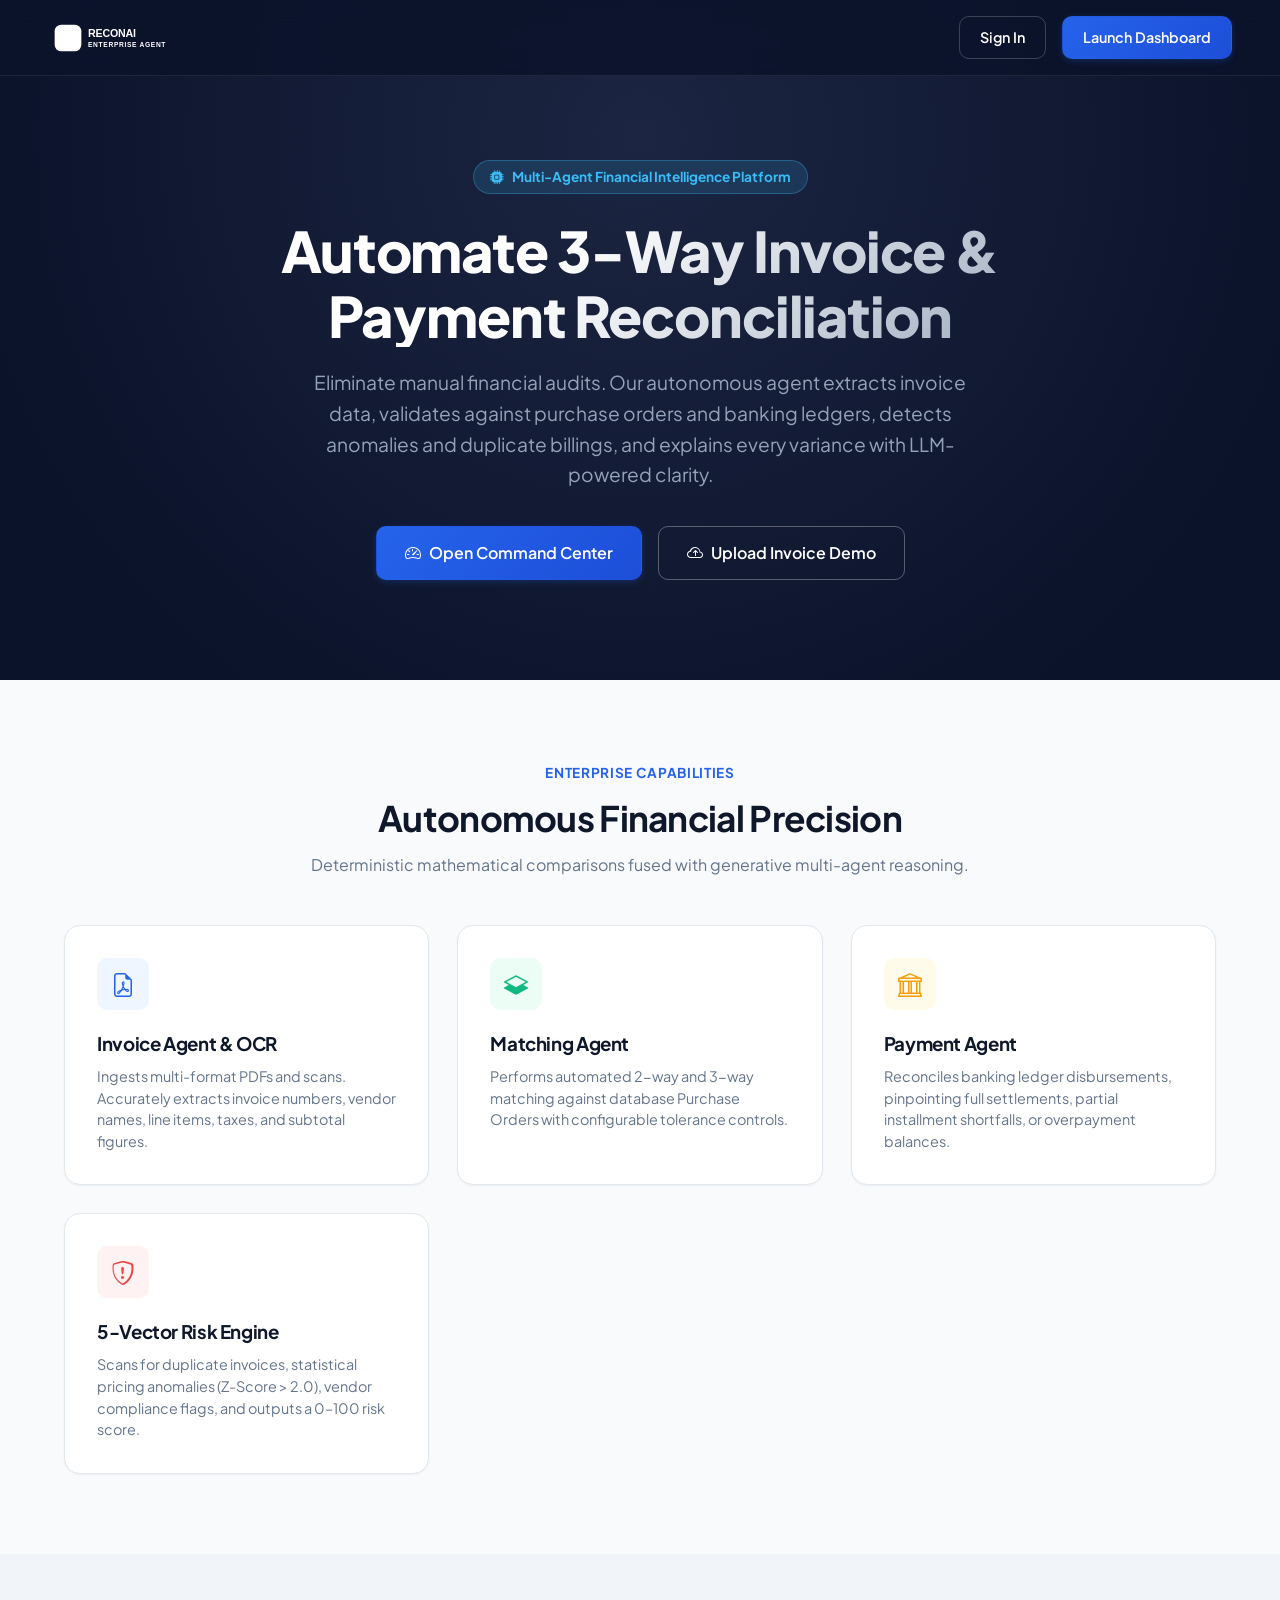
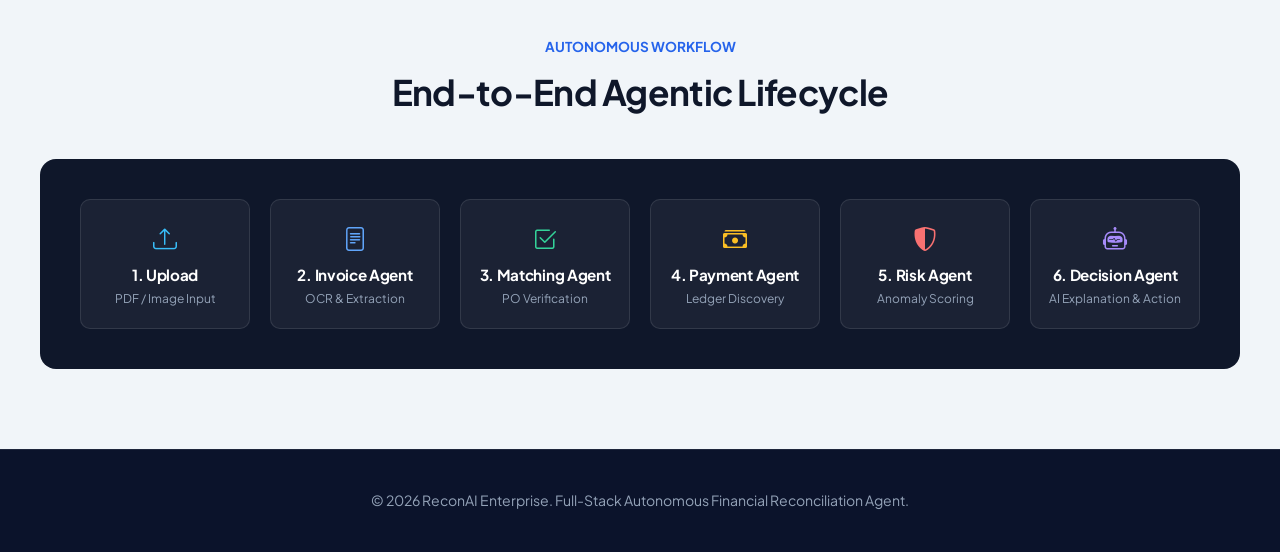
<file: frontend/index.html>
<!DOCTYPE html>
<html lang="en">
<head>
  <meta charset="UTF-8">
  <meta name="viewport" content="width=device-width, initial-scale=1.0">
  <title>ReconAI | Autonomous Invoice-to-Payment Reconciliation Agent</title>
  <!-- Google Fonts & Bootstrap Icons -->
  <link rel="stylesheet" href="https://cdn.jsdelivr.net/npm/bootstrap-icons@1.11.3/font/bootstrap-icons.min.css">
  <link rel="stylesheet" href="css/style.css">
  <style>
    .landing-nav {
      height: 76px;
      display: flex;
      align-items: center;
      justify-content: space-between;
      padding: 0 48px;
      background: rgba(11, 19, 43, 0.85);
      backdrop-filter: blur(12px);
      position: fixed;
      top: 0;
      left: 0;
      right: 0;
      z-index: 1000;
      border-bottom: 1px solid rgba(255, 255, 255, 0.08);
    }
    .landing-hero {
      padding: 160px 24px 100px;
      background: radial-gradient(circle at 50% 20%, #1c2541 0%, #0b132b 80%);
      color: #ffffff;
      text-align: center;
      position: relative;
      overflow: hidden;
    }
    .hero-badge {
      display: inline-flex;
      align-items: center;
      gap: 8px;
      padding: 6px 16px;
      border-radius: var(--radius-full);
      background: rgba(56, 189, 248, 0.15);
      border: 1px solid rgba(56, 189, 248, 0.3);
      color: var(--accent-sky);
      font-size: 0.85rem;
      font-weight: 700;
      margin-bottom: 24px;
    }
    .hero-title {
      font-size: 3.5rem;
      font-weight: 800;
      line-height: 1.15;
      max-width: 900px;
      margin: 0 auto 20px;
      background: linear-gradient(135deg, #ffffff 40%, #94a3b8 100%);
      -webkit-background-clip: text;
      -webkit-text-fill-color: transparent;
    }
    .hero-subtitle {
      font-size: 1.2rem;
      color: #94a3b8;
      max-width: 680px;
      margin: 0 auto 36px;
      line-height: 1.6;
    }
    .hero-cta-group {
      display: flex;
      align-items: center;
      justify-content: center;
      gap: 16px;
    }
    .section-container {
      max-width: 1200px;
      margin: 0 auto;
      padding: 80px 24px;
    }
    .feature-grid {
      display: grid;
      grid-template-columns: repeat(auto-fit, minmax(280px, 1fr));
      gap: 28px;
      margin-top: 48px;
    }
    .feature-card {
      background: #ffffff;
      border: 1px solid var(--border-light);
      border-radius: var(--radius-lg);
      padding: 32px;
      box-shadow: var(--shadow-sm);
      transition: all var(--transition-normal);
    }
    .feature-card:hover {
      transform: translateY(-4px);
      box-shadow: var(--shadow-lg);
    }
    .feature-icon-box {
      width: 52px;
      height: 52px;
      border-radius: var(--radius-md);
      background: #eff6ff;
      color: var(--primary);
      display: flex;
      align-items: center;
      justify-content: center;
      font-size: 1.5rem;
      margin-bottom: 20px;
    }
    .workflow-flow {
      background: #0f172a;
      border-radius: var(--radius-lg);
      padding: 40px;
      color: #ffffff;
      margin-top: 40px;
      display: flex;
      flex-wrap: wrap;
      justify-content: space-between;
      gap: 20px;
    }
    .flow-node {
      flex: 1;
      min-width: 160px;
      background: rgba(255, 255, 255, 0.05);
      border: 1px solid rgba(255, 255, 255, 0.1);
      border-radius: var(--radius-md);
      padding: 20px 16px;
      text-align: center;
    }
    .flow-node h5 {
      color: #ffffff;
      font-size: 0.95rem;
      margin-top: 8px;
    }
    .flow-node p {
      color: #94a3b8;
      font-size: 0.75rem;
      margin-top: 4px;
    }
  </style>
</head>
<body>

  <!-- Landing Header Nav -->
  <nav class="landing-nav">
    <div style="display: flex; align-items: center; gap: 12px;">
      <img src="assets/logo.svg" alt="ReconAI Logo" height="40" style="filter: brightness(0) invert(1);">
    </div>
    <div style="display: flex; align-items: center; gap: 16px;">
      <a href="login.html" class="btn-recon btn-recon-outline" style="color: #ffffff; border-color: rgba(255,255,255,0.2);">Sign In</a>
      <a href="dashboard.html" class="btn-recon btn-recon-primary">Launch Dashboard</a>
    </div>
  </nav>

  <!-- Hero Section -->
  <section class="landing-hero">
    <div class="hero-badge">
      <i class="bi bi-cpu-fill"></i> Multi-Agent Financial Intelligence Platform
    </div>
    <h1 class="hero-title">Automate 3-Way Invoice & Payment Reconciliation</h1>
    <p class="hero-subtitle">
      Eliminate manual financial audits. Our autonomous agent extracts invoice data, validates against purchase orders and banking ledgers, detects anomalies and duplicate billings, and explains every variance with LLM-powered clarity.
    </p>
    <div class="hero-cta-group">
      <a href="dashboard.html" class="btn-recon btn-recon-primary" style="padding: 14px 28px; font-size: 1rem;">
        <i class="bi bi-speedometer2"></i> Open Command Center
      </a>
      <a href="upload.html" class="btn-recon btn-recon-outline" style="padding: 14px 28px; font-size: 1rem; color:#ffffff; border-color: rgba(255,255,255,0.3);">
        <i class="bi bi-cloud-arrow-up"></i> Upload Invoice Demo
      </a>
    </div>
  </section>

  <!-- Features Section -->
  <section class="section-container">
    <div style="text-align: center; max-width: 700px; margin: 0 auto;">
      <span style="color: var(--primary); font-weight: 700; text-transform: uppercase; font-size: 0.85rem; letter-spacing: 0.05em;">Enterprise Capabilities</span>
      <h2 style="font-size: 2.2rem; margin-top: 8px;">Autonomous Financial Precision</h2>
      <p style="color: var(--text-muted); margin-top: 8px;">Deterministic mathematical comparisons fused with generative multi-agent reasoning.</p>
    </div>

    <div class="feature-grid">
      <div class="feature-card">
        <div class="feature-icon-box"><i class="bi bi-file-earmark-pdf"></i></div>
        <h3>Invoice Agent & OCR</h3>
        <p style="color: var(--text-muted); font-size: 0.9rem; margin-top: 8px;">
          Ingests multi-format PDFs and scans. Accurately extracts invoice numbers, vendor names, line items, taxes, and subtotal figures.
        </p>
      </div>

      <div class="feature-card">
        <div class="feature-icon-box" style="background:#ecfdf5; color:#10b981;"><i class="bi bi-layers-half"></i></div>
        <h3>Matching Agent</h3>
        <p style="color: var(--text-muted); font-size: 0.9rem; margin-top: 8px;">
          Performs automated 2-way and 3-way matching against database Purchase Orders with configurable tolerance controls.
        </p>
      </div>

      <div class="feature-card">
        <div class="feature-icon-box" style="background:#fffbeb; color:#f59e0b;"><i class="bi bi-bank"></i></div>
        <h3>Payment Agent</h3>
        <p style="color: var(--text-muted); font-size: 0.9rem; margin-top: 8px;">
          Reconciles banking ledger disbursements, pinpointing full settlements, partial installment shortfalls, or overpayment balances.
        </p>
      </div>

      <div class="feature-card">
        <div class="feature-icon-box" style="background:#fef2f2; color:#ef4444;"><i class="bi bi-shield-exclamation"></i></div>
        <h3>5-Vector Risk Engine</h3>
        <p style="color: var(--text-muted); font-size: 0.9rem; margin-top: 8px;">
          Scans for duplicate invoices, statistical pricing anomalies (Z-Score > 2.0), vendor compliance flags, and outputs a 0–100 risk score.
        </p>
      </div>
    </div>
  </section>

  <!-- Agentic Workflow Diagram -->
  <section style="background-color: #f1f5f9; padding: 80px 24px;">
    <div class="section-container" style="padding: 0;">
      <div style="text-align: center; max-width: 700px; margin: 0 auto 30px;">
        <span style="color: var(--primary); font-weight: 700; text-transform: uppercase; font-size: 0.85rem;">Autonomous Workflow</span>
        <h2 style="font-size: 2.2rem; margin-top: 8px;">End-to-End Agentic Lifecycle</h2>
      </div>

      <div class="workflow-flow">
        <div class="flow-node">
          <i class="bi bi-upload" style="color: #38bdf8; font-size: 1.5rem;"></i>
          <h5>1. Upload</h5>
          <p>PDF / Image Input</p>
        </div>
        <div class="flow-node">
          <i class="bi bi-file-text" style="color: #60a5fa; font-size: 1.5rem;"></i>
          <h5>2. Invoice Agent</h5>
          <p>OCR & Extraction</p>
        </div>
        <div class="flow-node">
          <i class="bi bi-check2-square" style="color: #34d399; font-size: 1.5rem;"></i>
          <h5>3. Matching Agent</h5>
          <p>PO Verification</p>
        </div>
        <div class="flow-node">
          <i class="bi bi-cash-stack" style="color: #fbbf24; font-size: 1.5rem;"></i>
          <h5>4. Payment Agent</h5>
          <p>Ledger Discovery</p>
        </div>
        <div class="flow-node">
          <i class="bi bi-shield-shaded" style="color: #f87171; font-size: 1.5rem;"></i>
          <h5>5. Risk Agent</h5>
          <p>Anomaly Scoring</p>
        </div>
        <div class="flow-node">
          <i class="bi bi-robot" style="color: #a78bfa; font-size: 1.5rem;"></i>
          <h5>6. Decision Agent</h5>
          <p>AI Explanation & Action</p>
        </div>
      </div>
    </div>
  </section>

  <!-- Footer -->
  <footer style="background-color: #0b132b; color: #94a3b8; padding: 40px 24px; text-align: center; font-size: 0.88rem; border-top: 1px solid rgba(255,255,255,0.08);">
    <p>&copy; 2026 ReconAI Enterprise. Full-Stack Autonomous Financial Reconciliation Agent.</p>
  </footer>

</body>
</html>
</file>
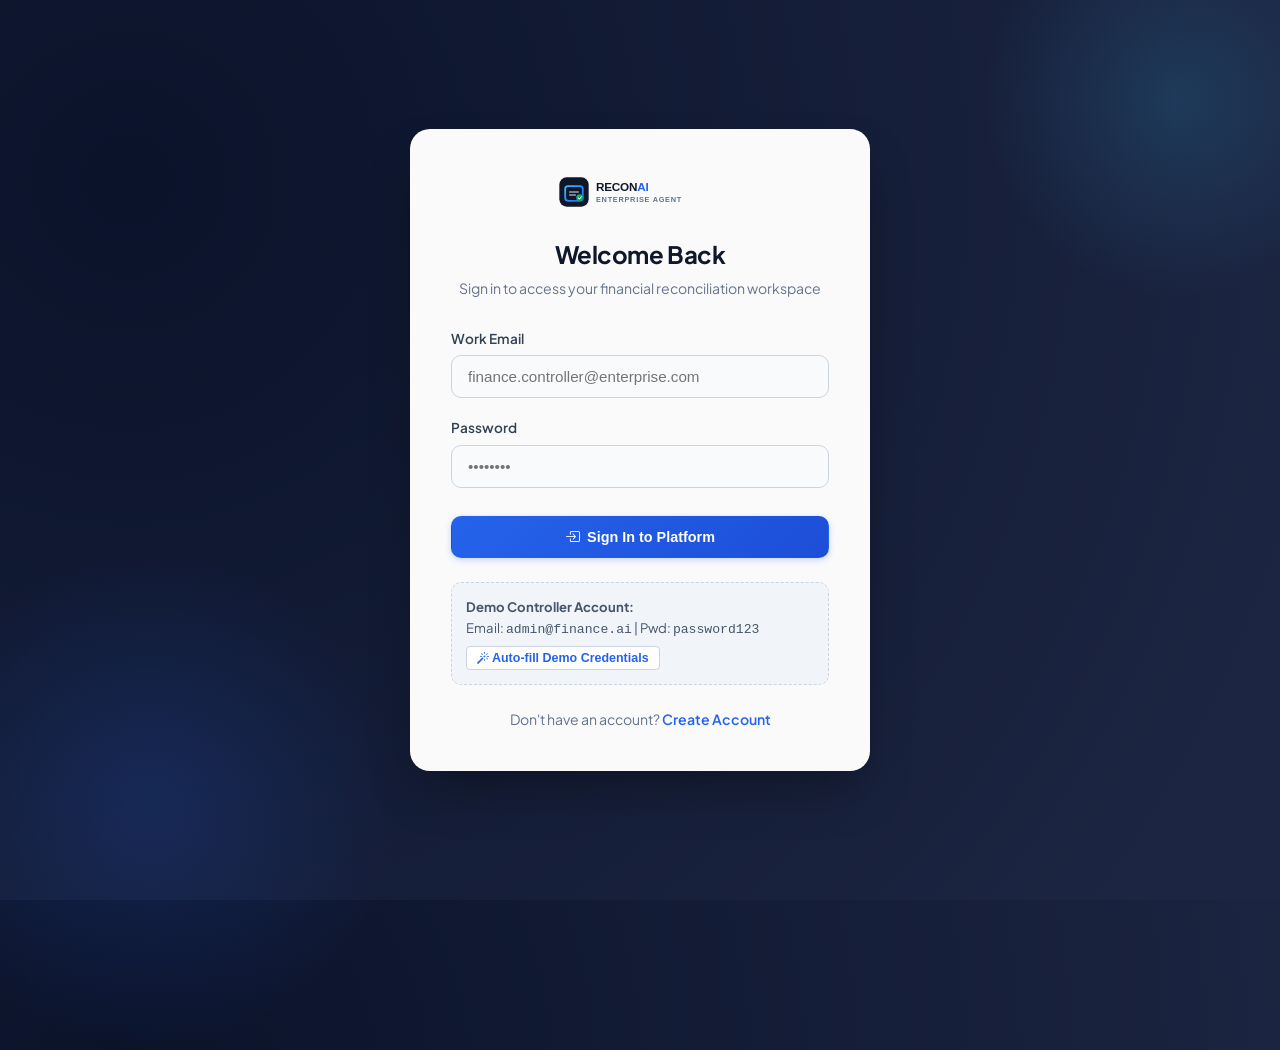
<file: frontend/history.html>
<!DOCTYPE html>
<html lang="en">
<head>
  <meta charset="UTF-8">
  <meta name="viewport" content="width=device-width, initial-scale=1.0">
  <title>Audit History | ReconAI Enterprise</title>
  <link rel="stylesheet" href="https://cdn.jsdelivr.net/npm/bootstrap-icons@1.11.3/font/bootstrap-icons.min.css">
  <link rel="stylesheet" href="css/style.css">
  <link rel="stylesheet" href="css/dashboard.css">
</head>
<body>

  <div class="app-container">
    
    <!-- Sidebar Navigation -->
    <aside class="app-sidebar">
      <div class="sidebar-header">
        <a href="dashboard.html" style="display: flex; align-items: center; gap: 10px;">
          <img src="assets/logo.svg" alt="ReconAI Logo" class="sidebar-logo">
        </a>
      </div>

      <nav class="sidebar-nav">
        <div class="nav-label">Core Operations</div>
        <a href="dashboard.html" class="nav-link-item">
          <i class="bi bi-grid-1x2-fill"></i> Command Center
        </a>
        <a href="upload.html" class="nav-link-item">
          <i class="bi bi-cloud-arrow-up-fill"></i> Upload & Process
        </a>
        <a href="history.html" class="nav-link-item active">
          <i class="bi bi-clock-history"></i> Audit History
        </a>

        <div class="nav-label" style="margin-top: 10px;">Intelligence & Vendors</div>
        <a href="vendor.html" class="nav-link-item">
          <i class="bi bi-building-check"></i> Vendor Risk Profiles
        </a>

        <div class="nav-label" style="margin-top: 10px;">System & Master Data</div>
        <a href="profile.html" class="nav-link-item">
          <i class="bi bi-person-gear"></i> Profile & Diagnostics
        </a>
      </nav>

      <div class="sidebar-footer">
        <div class="user-snippet">
          <div class="user-avatar">AD</div>
          <div class="user-info">
            <div class="user-name">Loading...</div>
            <div class="user-role">Finance Controller</div>
          </div>
          <button onclick="Auth.logout()" title="Logout" style="background:none; border:none; color:#94a3b8; cursor:pointer;">
            <i class="bi bi-box-arrow-right"></i>
          </button>
        </div>
      </div>
    </aside>

    <!-- Main Content Area -->
    <main class="app-main">
      <header class="app-topbar">
        <div class="page-title-area">
          <h1>Reconciliation Audit Ledger</h1>
          <p>Searchable multi-entity audit trail with variance filter criteria</p>
        </div>
        <div class="topbar-actions">
          <button id="btn-export-csv" class="btn-recon btn-recon-outline btn-sm">
            <i class="bi bi-download"></i> Export CSV
          </button>
          <a href="upload.html" class="btn-recon btn-recon-primary btn-sm">
            <i class="bi bi-plus-lg"></i> Upload Invoice
          </a>
        </div>
      </header>

      <div class="page-content">

        <!-- Search and Filters Bar -->
        <div class="recon-card" style="margin-bottom: 24px; padding: 20px;">
          <div style="display: flex; gap: 16px; flex-wrap: wrap; align-items: center; justify-content: space-between;">
            
            <!-- Search Bar -->
            <div style="flex: 1; min-width: 260px; position: relative;">
              <i class="bi bi-search" style="position: absolute; left: 14px; top: 12px; color: var(--text-muted);"></i>
              <input type="text" id="search-input" class="form-input" placeholder="Search by Invoice#, Vendor, or PO#..." style="padding-left: 40px;">
            </div>

            <!-- Filter Controls -->
            <div style="display: flex; gap: 12px; flex-wrap: wrap;">
              <div>
                <select id="filter-status" class="form-input" style="width: auto; min-width: 170px;">
                  <option value="ALL">All Statuses</option>
                  <option value="MATCHED">Matched</option>
                  <option value="REVIEW_REQUIRED">Review Required</option>
                  <option value="HIGH_RISK">High Risk</option>
                  <option value="REJECT">Reject</option>
                </select>
              </div>

              <div>
                <select id="filter-risk" class="form-input" style="width: auto; min-width: 150px;">
                  <option value="ALL">All Risk Levels</option>
                  <option value="LOW">Low Risk</option>
                  <option value="MEDIUM">Medium Risk</option>
                  <option value="HIGH">High Risk</option>
                  <option value="CRITICAL">Critical Risk</option>
                </select>
              </div>
            </div>

          </div>
        </div>

        <!-- History Data Table Card -->
        <div class="recon-card">
          <div class="card-header-flex">
            <div>
              <h3>Reconciliation Audit Records</h3>
              <p id="history-count" style="color: var(--text-muted); font-size: 0.85rem;">Loading audit records...</p>
            </div>
          </div>

          <div class="table-responsive">
            <table class="recon-table">
              <thead>
                <tr>
                  <th>Invoice #</th>
                  <th>Vendor</th>
                  <th>PO #</th>
                  <th>Amount</th>
                  <th>Date</th>
                  <th>Decision</th>
                  <th>Risk (Score)</th>
                  <th>Human State</th>
                  <th class="text-end">Actions</th>
                </tr>
              </thead>
              <tbody id="history-table-body">
                <tr><td colspan="9" class="text-center py-4 text-muted"><i class="bi bi-arrow-repeat spin"></i> Querying audit ledger...</td></tr>
              </tbody>
            </table>
          </div>
        </div>

      </div>
    </main>

  </div>

  <script src="js/config.js"></script>
  <script src="js/auth.js"></script>
  <script src="js/history.js"></script>
</body>
</html>
</file>
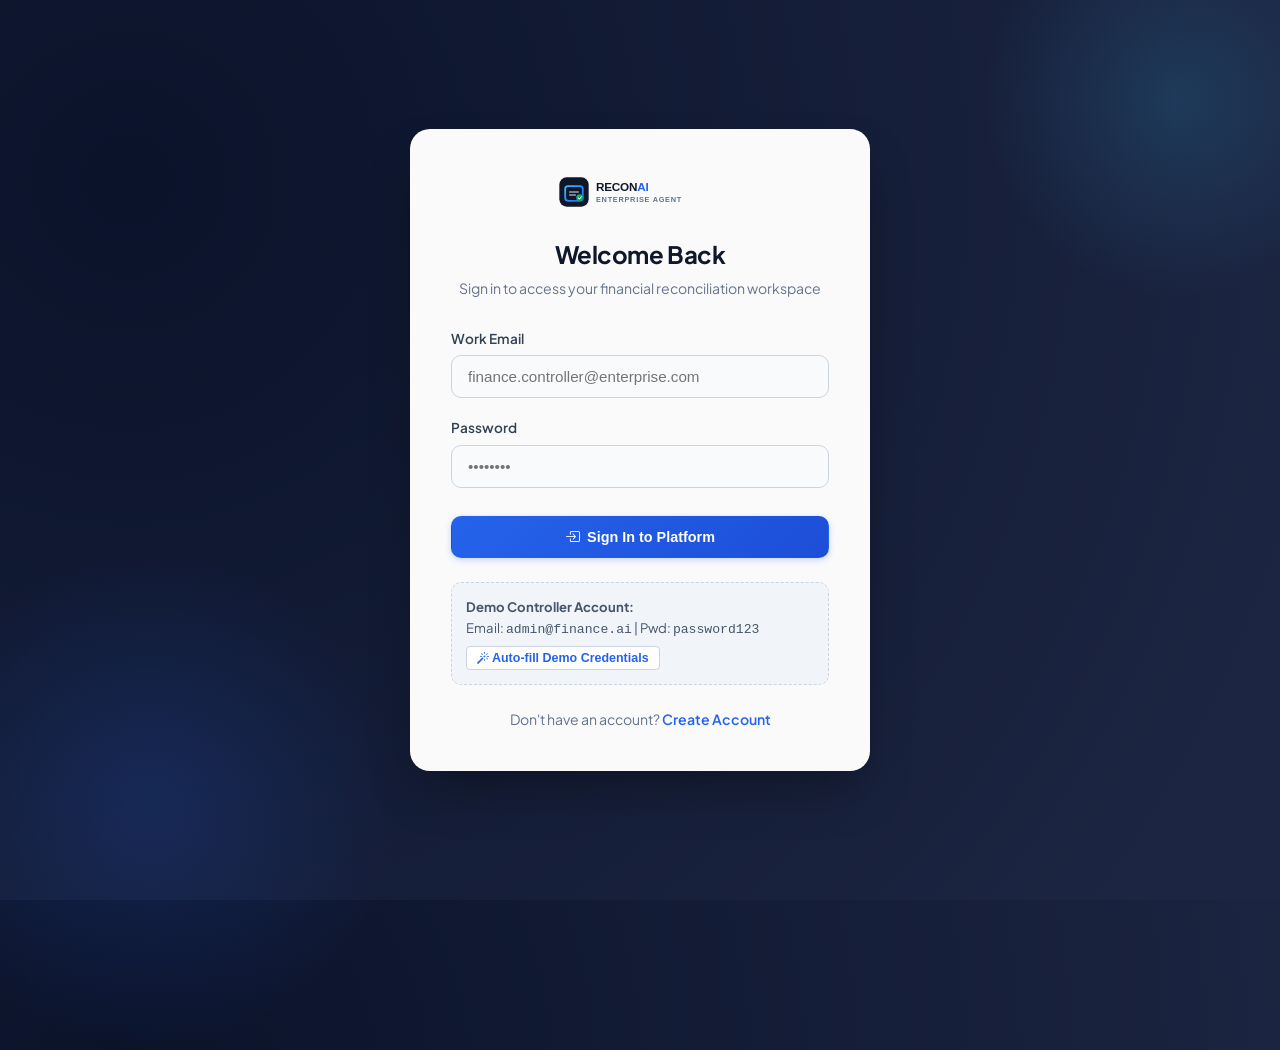
<file: frontend/login.html>
<!DOCTYPE html>
<html lang="en">
<head>
  <meta charset="UTF-8">
  <meta name="viewport" content="width=device-width, initial-scale=1.0">
  <title>Sign In | ReconAI Enterprise</title>
  <link rel="stylesheet" href="https://cdn.jsdelivr.net/npm/bootstrap-icons@1.11.3/font/bootstrap-icons.min.css">
  <link rel="stylesheet" href="css/style.css">
  <link rel="stylesheet" href="css/auth.css">
</head>
<body class="auth-body">

  <div class="auth-glow-orb-1"></div>
  <div class="auth-glow-orb-2"></div>

  <div class="auth-card-container">
    <div class="auth-card">
      <div class="auth-header">
        <a href="index.html">
          <img src="assets/logo.svg" alt="ReconAI Logo" class="auth-brand-logo">
        </a>
        <h2>Welcome Back</h2>
        <p>Sign in to access your financial reconciliation workspace</p>
      </div>

      <form id="login-form">
        <div class="form-group">
          <label class="form-label" for="email">Work Email</label>
          <input type="email" id="email" class="form-input" placeholder="finance.controller@enterprise.com" required>
        </div>

        <div class="form-group">
          <div style="display: flex; justify-content: space-between; align-items: center; margin-bottom: 6px;">
            <label class="form-label" for="password" style="margin-bottom: 0;">Password</label>
          </div>
          <input type="password" id="password" class="form-input" placeholder="••••••••" required>
        </div>

        <button type="submit" id="btn-login-submit" class="btn-recon btn-recon-primary" style="width: 100%; padding: 12px; margin-top: 8px;">
          <i class="bi bi-box-arrow-in-right"></i> Sign In to Platform
        </button>
      </form>

      <!-- Quick Demo Credentials Box -->
      <div class="demo-credentials-box">
        <strong>Demo Controller Account:</strong>
        <div style="margin-top: 2px;">Email: <code>admin@finance.ai</code> | Pwd: <code>password123</code></div>
        <button type="button" onclick="fillDemoCredentials('admin@finance.ai', 'password123')">
          <i class="bi bi-magic"></i> Auto-fill Demo Credentials
        </button>
      </div>

      <div class="auth-footer-links">
        Don't have an account? <a href="register.html" style="font-weight: 600;">Create Account</a>
      </div>
    </div>
  </div>

  <script src="js/config.js"></script>
  <script src="js/auth.js"></script>
  <script>
    document.addEventListener("DOMContentLoaded", () => {
      Auth.checkAuthRedirect();

      const form = document.getElementById("login-form");
      form.addEventListener("submit", async (e) => {
        e.preventDefault();
        const email = document.getElementById("email").value.trim();
        const password = document.getElementById("password").value;
        const submitBtn = document.getElementById("btn-login-submit");

        submitBtn.disabled = true;
        submitBtn.innerHTML = `<i class="bi bi-arrow-repeat spin"></i> Authenticating...`;

        try {
          await Auth.login(email, password);
          showToast("Authentication successful! Redirecting...", "success");
          setTimeout(() => window.location.href = "dashboard.html", 800);
        } catch (err) {
          showToast(err.message, "error");
          submitBtn.disabled = false;
          submitBtn.innerHTML = `<i class="bi bi-box-arrow-in-right"></i> Sign In to Platform`;
        }
      });
    });
  </script>
</body>
</html>
</file>
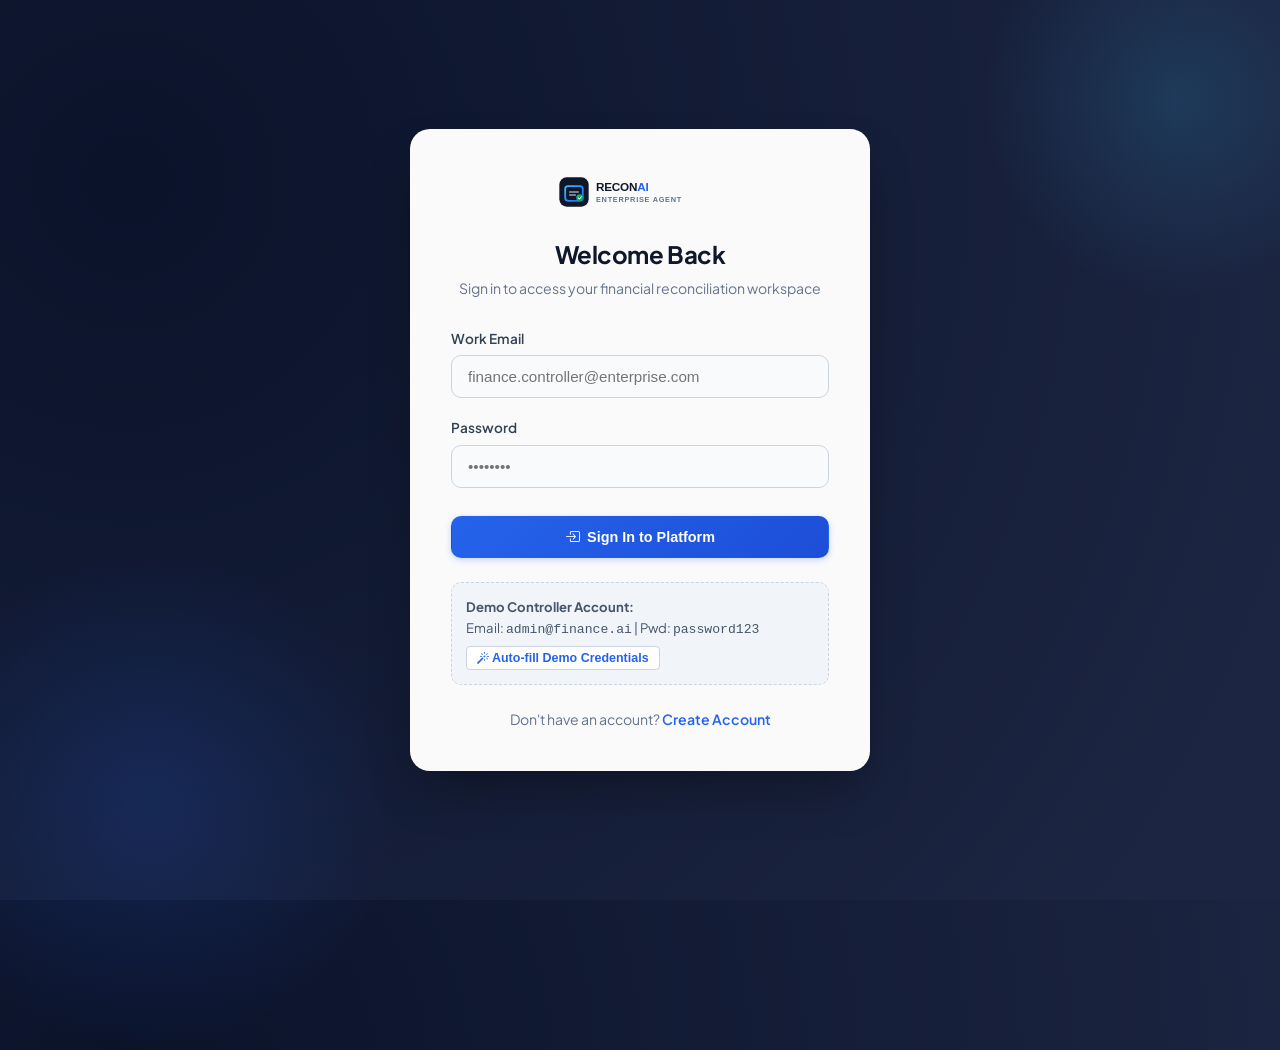
<file: frontend/profile.html>
<!DOCTYPE html>
<html lang="en">
<head>
  <meta charset="UTF-8">
  <meta name="viewport" content="width=device-width, initial-scale=1.0">
  <title>User Profile & Diagnostics | ReconAI Enterprise</title>
  <link rel="stylesheet" href="https://cdn.jsdelivr.net/npm/bootstrap-icons@1.11.3/font/bootstrap-icons.min.css">
  <link rel="stylesheet" href="css/style.css">
  <link rel="stylesheet" href="css/dashboard.css">
</head>
<body>

  <div class="app-container">
    
    <!-- Sidebar Navigation -->
    <aside class="app-sidebar">
      <div class="sidebar-header">
        <a href="dashboard.html" style="display: flex; align-items: center; gap: 10px;">
          <img src="assets/logo.svg" alt="ReconAI Logo" class="sidebar-logo">
        </a>
      </div>

      <nav class="sidebar-nav">
        <div class="nav-label">Core Operations</div>
        <a href="dashboard.html" class="nav-link-item">
          <i class="bi bi-grid-1x2-fill"></i> Command Center
        </a>
        <a href="upload.html" class="nav-link-item">
          <i class="bi bi-cloud-arrow-up-fill"></i> Upload & Process
        </a>
        <a href="history.html" class="nav-link-item">
          <i class="bi bi-clock-history"></i> Audit History
        </a>

        <div class="nav-label" style="margin-top: 10px;">System & Master Data</div>
        <a href="profile.html" class="nav-link-item active">
          <i class="bi bi-person-gear"></i> Profile & Diagnostics
        </a>
      </nav>

      <div class="sidebar-footer">
        <div class="user-snippet">
          <div class="user-avatar">AD</div>
          <div class="user-info">
            <div class="user-name">Loading...</div>
            <div class="user-role">Finance Analyst</div>
          </div>
          <button onclick="Auth.logout()" title="Logout" style="background:none; border:none; color:#94a3b8; cursor:pointer;">
            <i class="bi bi-box-arrow-right"></i>
          </button>
        </div>
      </div>
    </aside>

    <!-- Main Content Area -->
    <main class="app-main">
      <header class="app-topbar">
        <div class="page-title-area">
          <h1>Profile & System Diagnostics</h1>
          <p>Active user session details, API status, and database connectivity</p>
        </div>
      </header>

      <div class="page-content" style="max-width: 900px;">
        
        <!-- User Profile Card -->
        <div class="recon-card" style="margin-bottom: 24px;">
          <div class="card-header-flex">
            <div>
              <h3>Finance Officer Profile</h3>
              <p style="color: var(--text-muted); font-size: 0.85rem;">Authenticated session and governance role</p>
            </div>
            <button onclick="Auth.logout()" class="btn-recon btn-recon-danger btn-sm">
              <i class="bi bi-box-arrow-right"></i> Sign Out
            </button>
          </div>

          <div style="display: flex; gap: 24px; align-items: center; padding: 12px 0;">
            <div class="user-avatar" style="width: 72px; height: 72px; font-size: 1.8rem;">AD</div>
            <div style="flex: 1;">
              <h2 id="prof-full-name" style="font-size: 1.4rem; margin-bottom: 4px;">Loading...</h2>
              <div id="prof-email" class="mono" style="color: var(--text-muted); font-size: 0.95rem;">loading@finance.ai</div>
              <div style="margin-top: 8px;">
                <span id="prof-role-badge" class="badge bg-primary px-3 py-1">Finance Analyst</span>
                <span class="badge bg-success px-3 py-1 ms-2">Session Active</span>
              </div>
            </div>
          </div>
        </div>

        <!-- System Diagnostics Card -->
        <div class="recon-card">
          <div class="card-header-flex">
            <div>
              <h3>System Architecture Diagnostics</h3>
              <p style="color: var(--text-muted); font-size: 0.85rem;">Live backend REST APIs and persistent database health</p>
            </div>
            <button onclick="runDiagnostics()" class="btn-recon btn-recon-outline btn-sm">
              <i class="bi bi-arrow-clockwise"></i> Ping Services
            </button>
          </div>

          <div style="display: flex; flex-direction: column; gap: 14px;">
            <div class="doc-field-row" style="padding: 10px 0; border-bottom: 1px solid var(--border-light);">
              <span class="doc-field-label"><i class="bi bi-hdd-network text-primary me-2"></i> Backend API Server:</span>
              <span id="diag-api-status" class="doc-field-val"><span class="badge bg-success">HEALTHY (200 OK)</span></span>
            </div>

            <div class="doc-field-row" style="padding: 10px 0; border-bottom: 1px solid var(--border-light);">
              <span class="doc-field-label"><i class="bi bi-database text-success me-2"></i> Database Connection:</span>
              <span id="diag-db-status" class="doc-field-val"><span class="badge bg-success">CONNECTED</span></span>
            </div>

            <div class="doc-field-row" style="padding: 10px 0; border-bottom: 1px solid var(--border-light);">
              <span class="doc-field-label"><i class="bi bi-robot text-warning me-2"></i> AI / LLM Reasoning Engine:</span>
              <span id="diag-llm-status" class="doc-field-val font-semibold">Rule-Based Deterministic Fallback</span>
            </div>

            <div class="doc-field-row" style="padding: 10px 0;">
              <span class="doc-field-label"><i class="bi bi-shield-lock text-info me-2"></i> Security Architecture:</span>
              <span class="doc-field-val">JWT HS256 + Bcrypt Password Hashing</span>
            </div>
          </div>
        </div>

      </div>
    </main>

  </div>

  <script src="js/config.js"></script>
  <script src="js/auth.js"></script>
  <script>
    document.addEventListener("DOMContentLoaded", () => {
      Auth.requireAuth();
      const user = Auth.getUser() || {};
      document.getElementById("prof-full-name").textContent = user.full_name || "Finance Controller";
      document.getElementById("prof-email").textContent = user.email || "admin@finance.ai";
      document.getElementById("prof-role-badge").textContent = user.role || "Senior Controller";
      runDiagnostics();
    });

    async function runDiagnostics() {
      // 1. Ping Health
      try {
        const res1 = await fetch(`${CONFIG.API_BASE.replace('/api', '')}/health`);
        const data1 = await res1.json();
        document.getElementById("diag-api-status").innerHTML = `<span class="badge bg-success">${data1.status.toUpperCase()} (v${data1.version})</span>`;
        document.getElementById("diag-llm-status").textContent = `${data1.llm_provider.toUpperCase()} ENGINE`;
      } catch (e) {
        document.getElementById("diag-api-status").innerHTML = `<span class="badge bg-danger">OFFLINE</span>`;
      }

      // 2. Ping DB Health
      try {
        const res2 = await fetch(`${CONFIG.API_BASE.replace('/api', '')}/db-health`);
        const data2 = await res2.json();
        if (data2.status === "connected") {
          document.getElementById("diag-db-status").innerHTML = `<span class="badge bg-success">CONNECTED (${data2.database_dialect.toUpperCase()})</span>`;
        } else {
          document.getElementById("diag-db-status").innerHTML = `<span class="badge bg-warning text-dark">OFFLINE / ERROR</span>`;
        }
      } catch (e) {
        document.getElementById("diag-db-status").innerHTML = `<span class="badge bg-warning text-dark">SQLITE LOCAL DB</span>`;
      }
    }
  </script>
</body>
</html>
</file>
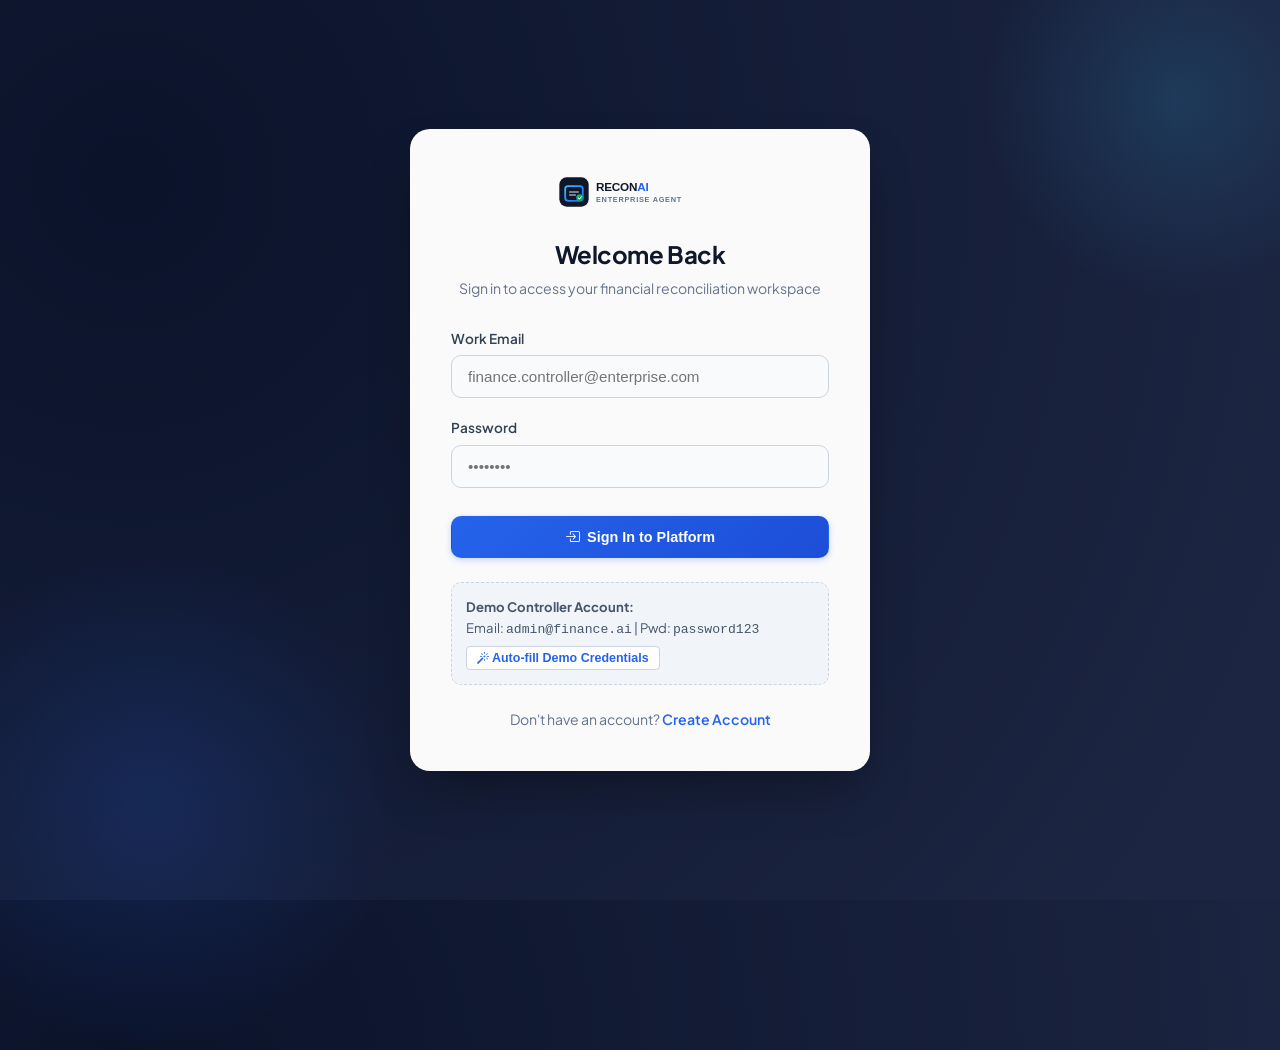
<file: frontend/reconciliation.html>
<!DOCTYPE html>
<html lang="en">
<head>
  <meta charset="UTF-8">
  <meta name="viewport" content="width=device-width, initial-scale=1.0">
  <title>Reconciliation Inspector | ReconAI Enterprise</title>
  <link rel="stylesheet" href="https://cdn.jsdelivr.net/npm/bootstrap-icons@1.11.3/font/bootstrap-icons.min.css">
  <link rel="stylesheet" href="css/style.css">
  <link rel="stylesheet" href="css/dashboard.css">
</head>
<body>

  <div class="app-container">
    
    <!-- Sidebar Navigation -->
    <aside class="app-sidebar">
      <div class="sidebar-header">
        <a href="dashboard.html" style="display: flex; align-items: center; gap: 10px;">
          <img src="assets/logo.svg" alt="ReconAI Logo" class="sidebar-logo">
        </a>
      </div>

      <nav class="sidebar-nav">
        <div class="nav-label">Core Operations</div>
        <a href="dashboard.html" class="nav-link-item">
          <i class="bi bi-grid-1x2-fill"></i> Command Center
        </a>
        <a href="upload.html" class="nav-link-item">
          <i class="bi bi-cloud-arrow-up-fill"></i> Upload & Process
        </a>
        <a href="history.html" class="nav-link-item">
          <i class="bi bi-clock-history"></i> Audit History
        </a>

        <div class="nav-label" style="margin-top: 10px;">Intelligence & Vendors</div>
        <a href="vendor.html" class="nav-link-item">
          <i class="bi bi-building-check"></i> Vendor Risk Profiles
        </a>

        <div class="nav-label" style="margin-top: 10px;">System & Master Data</div>
        <a href="profile.html" class="nav-link-item">
          <i class="bi bi-person-gear"></i> Profile & Diagnostics
        </a>
      </nav>

      <div class="sidebar-footer">
        <div class="user-snippet">
          <div class="user-avatar">AD</div>
          <div class="user-info">
            <div class="user-name">Loading...</div>
            <div class="user-role">Finance Controller</div>
          </div>
          <button onclick="Auth.logout()" title="Logout" style="background:none; border:none; color:#94a3b8; cursor:pointer;">
            <i class="bi bi-box-arrow-right"></i>
          </button>
        </div>
      </div>
    </aside>

    <!-- Main Content Area -->
    <main class="app-main">
      <header class="app-topbar">
        <div class="page-title-area">
          <h1>Reconciliation Inspector</h1>
          <p>Multi-agent 3-way variance audit and decision engine</p>
        </div>
        <div class="topbar-actions" style="display: flex; gap: 10px;">
          <button id="btn-generate-report" class="btn-recon btn-recon-primary btn-sm">
            <i class="bi bi-file-earmark-pdf-fill"></i> Generate Audit Report
          </button>
          <a id="link-vendor-profile" href="vendor.html" class="btn-recon btn-recon-outline btn-sm">
            <i class="bi bi-building"></i> Vendor Profile
          </a>
          <a href="history.html" class="btn-recon btn-recon-outline btn-sm">
            <i class="bi bi-arrow-left"></i> History
          </a>
        </div>
      </header>

      <div class="page-content">
        
        <!-- Inspector Top Header Banner -->
        <div class="inspector-header">
          <div class="inspector-title-area">
            <div style="font-size: 0.85rem; color: #94a3b8; text-transform: uppercase; font-weight: 700; letter-spacing: 0.05em;">
              Vendor Reconciliation Profile
            </div>
            <h2 id="recon-vendor-name" style="cursor: pointer; display: flex; align-items: center; gap: 8px;">
              <span>Apex Global Technologies</span>
              <i class="bi bi-box-arrow-up-right" style="font-size: 1rem; color: #38bdf8;"></i>
            </h2>
            <div style="font-size: 0.95rem; color: #cbd5e1;">
              Invoice Number: <span id="recon-invoice-num" class="mono font-semibold" style="color: #38bdf8;">INV-2026-001</span>
            </div>
          </div>

          <div style="display: flex; align-items: center; gap: 14px; flex-wrap: wrap;">
            <div>
              <div style="font-size: 0.75rem; color: #94a3b8; margin-bottom: 2px;">Decision Status</div>
              <div id="recon-status-badge">--</div>
            </div>
            <div>
              <div style="font-size: 0.75rem; color: #94a3b8; margin-bottom: 2px;">Risk Level</div>
              <div id="recon-risk-badge">--</div>
            </div>
            <div>
              <div style="font-size: 0.75rem; color: #94a3b8; margin-bottom: 2px;">Risk Score</div>
              <span id="recon-risk-score-val" class="badge bg-dark border font-semibold px-3 py-2" style="font-size: 0.9rem;">--/100</span>
            </div>
            <div>
              <div style="font-size: 0.75rem; color: #94a3b8; margin-bottom: 2px;">Human State</div>
              <span id="recon-human-action-badge" class="badge bg-secondary px-3 py-2">PENDING</span>
            </div>
          </div>
        </div>

        <!-- AI Recommendation Hero Box -->
        <div class="ai-recommendation-box">
          <div class="ai-pill-tag">
            <i class="bi bi-robot"></i> Multi-Agent Decision Engine
          </div>
          <div style="display: flex; justify-content: space-between; align-items: flex-start; gap: 16px;">
            <div>
              <h3 id="ai-final-decision-text">AI Evaluation Findings</h3>
              <p id="ai-explanation-text">Analyzing multi-source discrepancies...</p>
            </div>
            <div style="text-align: right; background: rgba(255,255,255,0.08); padding: 12px 18px; border-radius: var(--radius-md); flex-shrink: 0;">
              <div style="font-size: 0.75rem; color: #94a3b8; text-transform: uppercase;">Confidence</div>
              <div id="ai-confidence-score" style="font-size: 1.5rem; font-weight: 800; color: #38bdf8;">95%</div>
            </div>
          </div>

          <div class="ai-reason-item">
            <strong style="color: #38bdf8;"><i class="bi bi-info-circle-fill"></i> Primary Finding:</strong>
            <span id="ai-reason-text" style="color: #ffffff; margin-left: 6px;">--</span>
          </div>

          <div class="ai-reason-item" style="border-left-color: #34d399; margin-top: 10px;">
            <strong style="color: #34d399;"><i class="bi bi-arrow-right-circle-fill"></i> Recommended Action:</strong>
            <span id="ai-recommendation-text" style="color: #ffffff; margin-left: 6px;">--</span>
          </div>
        </div>

        <!-- FEATURE 1: EXPLAINABLE AI AUDIT TRAIL -->
        <div class="recon-card" style="margin-bottom: 24px; border-left: 4px solid #38bdf8;">
          <div class="card-header-flex" style="margin-bottom: 16px;">
            <div>
              <h3 style="display: flex; align-items: center; gap: 8px;">
                <i class="bi bi-search text-primary"></i> 🔍 Explainable AI Audit Trail
              </h3>
              <p style="color: var(--text-muted); font-size: 0.88rem; margin-bottom: 0;">
                Transparent deterministic factor breakdown: <strong>WHY did the system make this decision?</strong>
              </p>
            </div>
            <div>
              <span id="audit-trail-risk-tag" class="badge bg-dark border font-semibold px-3 py-2">Risk: --/100</span>
            </div>
          </div>

          <!-- Numerical Discrepancy Matrix -->
          <div style="display: grid; grid-template-columns: repeat(auto-fit, minmax(180px, 1fr)); gap: 14px; margin-bottom: 20px; background: #0f172a; padding: 16px; border-radius: var(--radius-md); border: 1px solid #1e293b;">
            <div>
              <div style="font-size: 0.75rem; color: #94a3b8; text-transform: uppercase;">Invoice Amount</div>
              <div id="audit-inv-amt" style="font-size: 1.15rem; font-weight: 700; color: #ffffff;">₹0.00</div>
            </div>
            <div>
              <div style="font-size: 0.75rem; color: #94a3b8; text-transform: uppercase;">Approved PO Amount</div>
              <div id="audit-po-amt" style="font-size: 1.15rem; font-weight: 700; color: #ffffff;">₹0.00</div>
            </div>
            <div>
              <div style="font-size: 0.75rem; color: #94a3b8; text-transform: uppercase;">PO Variance</div>
              <div id="audit-po-diff" style="font-size: 1.15rem; font-weight: 700; color: #38bdf8;">₹0.00</div>
            </div>
            <div>
              <div style="font-size: 0.75rem; color: #94a3b8; text-transform: uppercase;">Variance %</div>
              <div id="audit-po-pct" style="font-size: 1.15rem; font-weight: 700; color: #38bdf8;">0.00%</div>
            </div>
            <div>
              <div style="font-size: 0.75rem; color: #94a3b8; text-transform: uppercase;">Disbursed Payment</div>
              <div id="audit-pay-amt" style="font-size: 1.15rem; font-weight: 700; color: #ffffff;">₹0.00</div>
            </div>
            <div>
              <div style="font-size: 0.75rem; color: #94a3b8; text-transform: uppercase;">Payment Shortfall</div>
              <div id="audit-pay-diff" style="font-size: 1.15rem; font-weight: 700; color: #38bdf8;">₹0.00</div>
            </div>
          </div>

          <!-- Risk Factors Table -->
          <h4 style="font-size: 0.95rem; color: #cbd5e1; margin-bottom: 10px;">
            <i class="bi bi-shield-check"></i> Evaluated Risk Vectors & Penalties
          </h4>
          <div class="table-responsive" style="margin-bottom: 24px;">
            <table class="recon-table">
              <thead>
                <tr>
                  <th style="width: 220px;">Risk Factor Vector</th>
                  <th style="width: 90px;">Points</th>
                  <th style="width: 110px;">Status</th>
                  <th>Evaluation Detail & Audit Finding</th>
                </tr>
              </thead>
              <tbody id="audit-factors-table-body">
                <tr><td colspan="4" class="text-center py-3 text-muted">Loading explainable factors...</td></tr>
              </tbody>
            </table>
          </div>

          <!-- Audit Timeline -->
          <h4 style="font-size: 0.95rem; color: #cbd5e1; margin-bottom: 12px;">
            <i class="bi bi-clock-history"></i> Verification Pipeline Timeline & Execution Timestamps
          </h4>
          <div id="audit-timeline-container" style="display: flex; flex-direction: column; gap: 10px;">
            <!-- Rendered by JS -->
          </div>
        </div>

        <!-- 3-Way Reconciliation Comparison Cards -->
        <div class="inspector-grid">
          
          <!-- Card 1: Invoice Data -->
          <div class="doc-match-card" id="invoice-card">
            <div class="doc-card-header">
              <h4><i class="bi bi-file-earmark-text text-primary"></i> 1. Invoice Document</h4>
              <span class="badge bg-light text-dark border">Source File</span>
            </div>
            <div class="doc-field-row">
              <span class="doc-field-label">Total Amount:</span>
              <span class="doc-field-val" id="inv-total">--</span>
            </div>
            <div class="doc-field-row">
              <span class="doc-field-label">Subtotal:</span>
              <span class="doc-field-val" id="inv-subtotal">--</span>
            </div>
            <div class="doc-field-row">
              <span class="doc-field-label">Tax / GST:</span>
              <span class="doc-field-val" id="inv-tax">--</span>
            </div>
            <div class="doc-field-row">
              <span class="doc-field-label">Invoice Date:</span>
              <span class="doc-field-val" id="inv-date">--</span>
            </div>
            <div class="doc-field-row">
              <span class="doc-field-label">Due Date:</span>
              <span class="doc-field-val" id="inv-due-date">--</span>
            </div>
            <div class="doc-field-row">
              <span class="doc-field-label">Quoted PO:</span>
              <span class="doc-field-val mono" id="inv-quoted-po">--</span>
            </div>
          </div>

          <!-- Card 2: Purchase Order Data -->
          <div class="doc-match-card" id="po-card">
            <div class="doc-card-header">
              <h4><i class="bi bi-layers text-success"></i> 2. Purchase Order</h4>
              <span class="badge bg-light text-dark border">Procurement</span>
            </div>
            <div class="doc-field-row">
              <span class="doc-field-label">PO Number:</span>
              <span class="doc-field-val mono" id="po-number-val">--</span>
            </div>
            <div class="doc-field-row">
              <span class="doc-field-label">Authorized Total:</span>
              <span class="doc-field-val" id="po-total-val">--</span>
            </div>
            <div class="doc-field-row">
              <span class="doc-field-label">PO Date:</span>
              <span class="doc-field-val" id="po-date-val">--</span>
            </div>
            <div class="doc-field-row">
              <span class="doc-field-label">PO Match Status:</span>
              <span class="doc-field-val" id="po-match-status-val">--</span>
            </div>
            <div class="doc-field-row">
              <span class="doc-field-label">Variance Gap:</span>
              <span class="doc-field-val" id="po-diff-val">--</span>
            </div>
          </div>

          <!-- Card 3: Banking Ledger Payment -->
          <div class="doc-match-card" id="payment-card">
            <div class="doc-card-header">
              <h4><i class="bi bi-bank text-warning"></i> 3. Banking Ledger</h4>
              <span class="badge bg-light text-dark border">Disbursement</span>
            </div>
            <div class="doc-field-row">
              <span class="doc-field-label">Payment Ref:</span>
              <span class="doc-field-val mono" id="pay-ref-val">--</span>
            </div>
            <div class="doc-field-row">
              <span class="doc-field-label">Amount Disbursed:</span>
              <span class="doc-field-val" id="pay-amount-val">--</span>
            </div>
            <div class="doc-field-row">
              <span class="doc-field-label">Payment Date:</span>
              <span class="doc-field-val" id="pay-date-val">--</span>
            </div>
            <div class="doc-field-row">
              <span class="doc-field-label">Payment Method:</span>
              <span class="doc-field-val" id="pay-method-val">--</span>
            </div>
            <div class="doc-field-row">
              <span class="doc-field-label">Settlement State:</span>
              <span class="doc-field-val" id="pay-match-status-val">--</span>
            </div>
            <div class="doc-field-row">
              <span class="doc-field-label">Outstanding Balance:</span>
              <span class="doc-field-val" id="pay-diff-val">--</span>
            </div>
          </div>

        </div>

        <!-- Extracted Line Items -->
        <div class="recon-card" style="margin-bottom: 24px;">
          <div class="card-header-flex">
            <div>
              <h3>Extracted Line Items</h3>
              <p style="color: var(--text-muted); font-size: 0.85rem;">Parsed itemized goods and services from invoice document</p>
            </div>
          </div>
          <div class="table-responsive">
            <table class="recon-table">
              <thead>
                <tr>
                  <th>#</th>
                  <th>Item Description</th>
                  <th>Qty</th>
                  <th>Unit Price</th>
                  <th>Total</th>
                </tr>
              </thead>
              <tbody id="line-items-body">
                <tr><td colspan="5" class="text-center py-3 text-muted">Loading items...</td></tr>
              </tbody>
            </table>
          </div>
        </div>

        <!-- Human in the Loop Action Bar -->
        <div class="recon-card" style="border-top: 3px solid var(--primary);">
          <div style="display: flex; justify-content: space-between; align-items: center; flex-wrap: wrap; gap: 16px;">
            <div>
              <h3 style="margin-bottom: 4px;"><i class="bi bi-person-check-fill text-primary"></i> Human-in-the-Loop Governance</h3>
              <p style="color: var(--text-muted); font-size: 0.88rem;">Record final sign-off, escalate for controller audit, or reject invoice</p>
            </div>

            <div style="display: flex; gap: 12px; flex-wrap: wrap;">
              <button id="btn-generate-report-bottom" class="btn-recon btn-recon-outline">
                <i class="bi bi-file-earmark-pdf-fill"></i> Download PDF Report
              </button>
              <button id="btn-reject" class="btn-recon btn-recon-danger">
                <i class="bi bi-x-circle-fill"></i> Reject Invoice
              </button>
              <button id="btn-review" class="btn-recon btn-recon-warning">
                <i class="bi bi-flag-fill"></i> Escalate / Flag Review
              </button>
              <button id="btn-approve" class="btn-recon btn-recon-success">
                <i class="bi bi-check-circle-fill"></i> Approve & Close
              </button>
            </div>
          </div>
        </div>

      </div>
    </main>

  </div>

  <script src="js/config.js"></script>
  <script src="js/auth.js"></script>
  <script src="js/reconciliation.js"></script>
</body>
</html>
</file>
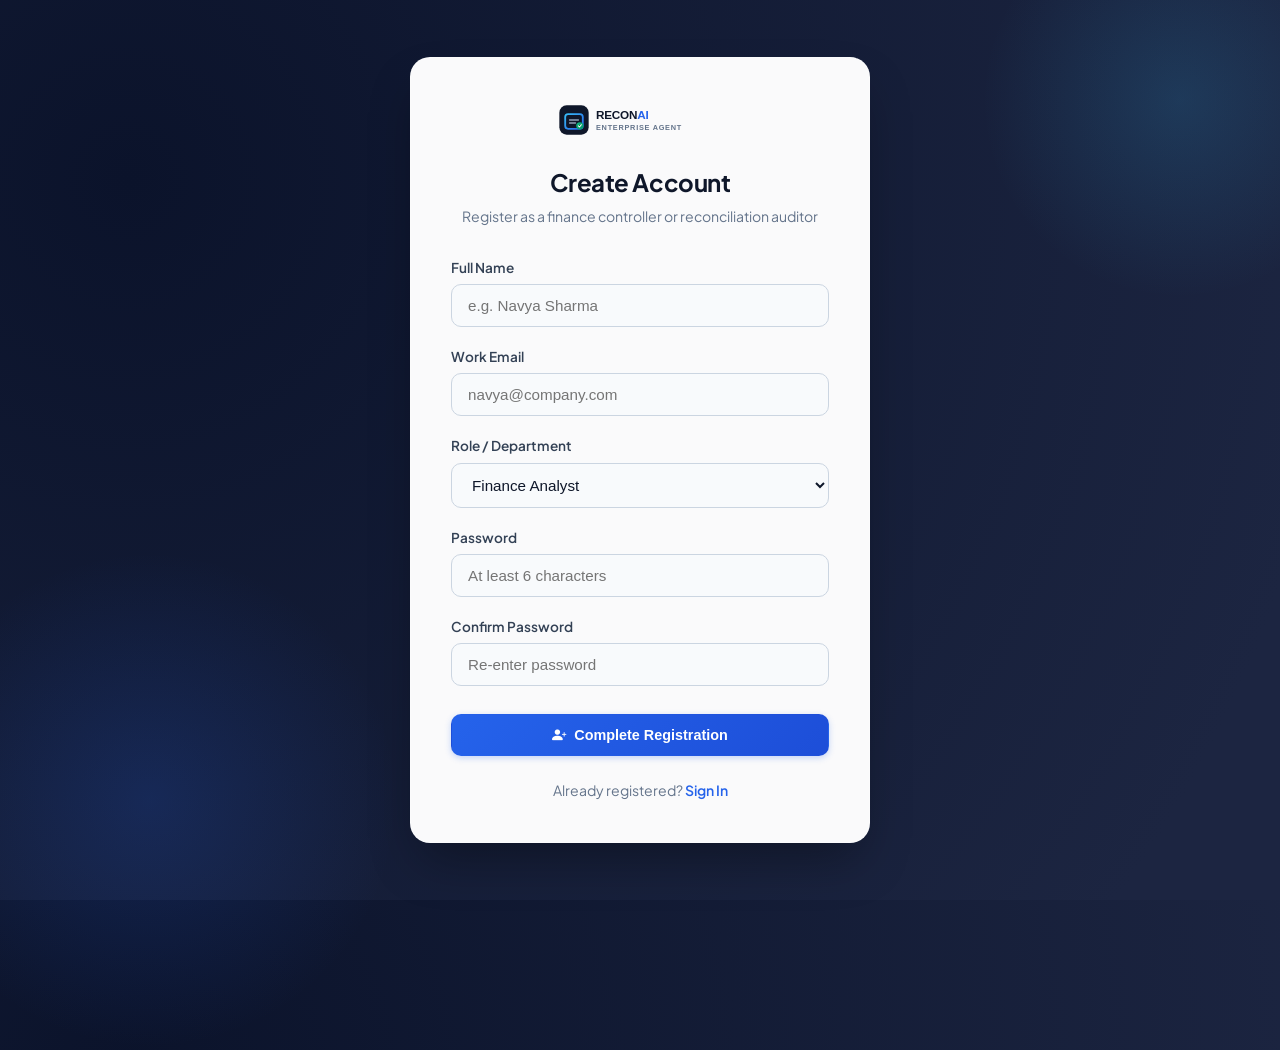
<file: frontend/register.html>
<!DOCTYPE html>
<html lang="en">
<head>
  <meta charset="UTF-8">
  <meta name="viewport" content="width=device-width, initial-scale=1.0">
  <title>Register Account | ReconAI Enterprise</title>
  <link rel="stylesheet" href="https://cdn.jsdelivr.net/npm/bootstrap-icons@1.11.3/font/bootstrap-icons.min.css">
  <link rel="stylesheet" href="css/style.css">
  <link rel="stylesheet" href="css/auth.css">
</head>
<body class="auth-body">

  <div class="auth-glow-orb-1"></div>
  <div class="auth-glow-orb-2"></div>

  <div class="auth-card-container">
    <div class="auth-card">
      <div class="auth-header">
        <a href="index.html">
          <img src="assets/logo.svg" alt="ReconAI Logo" class="auth-brand-logo">
        </a>
        <h2>Create Account</h2>
        <p>Register as a finance controller or reconciliation auditor</p>
      </div>

      <form id="register-form">
        <div class="form-group">
          <label class="form-label" for="full_name">Full Name</label>
          <input type="text" id="full_name" class="form-input" placeholder="e.g. Navya Sharma" required>
        </div>

        <div class="form-group">
          <label class="form-label" for="email">Work Email</label>
          <input type="email" id="email" class="form-input" placeholder="navya@company.com" required>
        </div>

        <div class="form-group">
          <label class="form-label" for="role">Role / Department</label>
          <select id="role" class="form-input">
            <option value="Senior Controller">Senior Controller</option>
            <option value="Finance Analyst" selected>Finance Analyst</option>
            <option value="Accounts Payable Lead">Accounts Payable Lead</option>
            <option value="Auditor">Internal Auditor</option>
          </select>
        </div>

        <div class="form-group">
          <label class="form-label" for="password">Password</label>
          <input type="password" id="password" class="form-input" placeholder="At least 6 characters" required>
        </div>

        <div class="form-group">
          <label class="form-label" for="confirm_password">Confirm Password</label>
          <input type="password" id="confirm_password" class="form-input" placeholder="Re-enter password" required>
        </div>

        <button type="submit" id="btn-reg-submit" class="btn-recon btn-recon-primary" style="width: 100%; padding: 12px; margin-top: 8px;">
          <i class="bi bi-person-plus-fill"></i> Complete Registration
        </button>
      </form>

      <div class="auth-footer-links">
        Already registered? <a href="login.html" style="font-weight: 600;">Sign In</a>
      </div>
    </div>
  </div>

  <script src="js/config.js"></script>
  <script src="js/auth.js"></script>
  <script>
    document.addEventListener("DOMContentLoaded", () => {
      Auth.checkAuthRedirect();

      const form = document.getElementById("register-form");
      form.addEventListener("submit", async (e) => {
        e.preventDefault();
        const fullName = document.getElementById("full_name").value.trim();
        const email = document.getElementById("email").value.trim();
        const role = document.getElementById("role").value;
        const password = document.getElementById("password").value;
        const confirmPassword = document.getElementById("confirm_password").value;
        const submitBtn = document.getElementById("btn-reg-submit");

        if (password !== confirmPassword) {
          showToast("Passwords do not match.", "error");
          return;
        }

        submitBtn.disabled = true;
        submitBtn.innerHTML = `<i class="bi bi-arrow-repeat spin"></i> Creating Account...`;

        try {
          await Auth.register(fullName, email, password, role);
          showToast("Account created successfully! Redirecting...", "success");
          setTimeout(() => window.location.href = "dashboard.html", 800);
        } catch (err) {
          showToast(err.message, "error");
          submitBtn.disabled = false;
          submitBtn.innerHTML = `<i class="bi bi-person-plus-fill"></i> Complete Registration`;
        }
      });
    });
  </script>
</body>
</html>
</file>
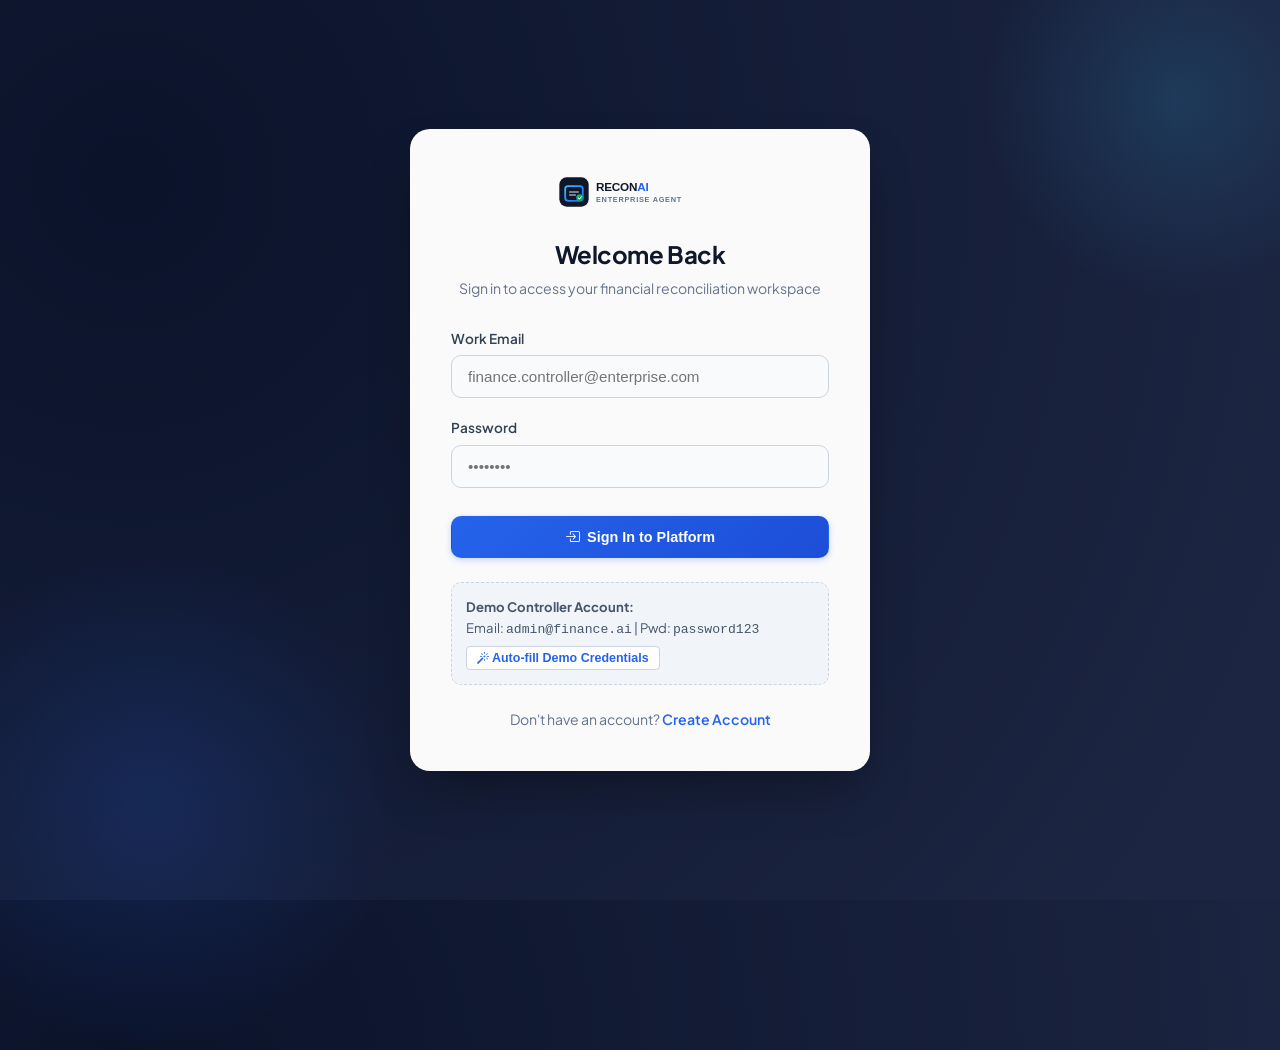
<file: frontend/upload.html>
<!DOCTYPE html>
<html lang="en">
<head>
  <meta charset="UTF-8">
  <meta name="viewport" content="width=device-width, initial-scale=1.0">
  <title>Upload Invoice | ReconAI Enterprise</title>
  <link rel="stylesheet" href="https://cdn.jsdelivr.net/npm/bootstrap-icons@1.11.3/font/bootstrap-icons.min.css">
  <link rel="stylesheet" href="css/style.css">
  <link rel="stylesheet" href="css/dashboard.css">
</head>
<body>

  <div class="app-container">
    
    <!-- Sidebar Navigation -->
    <aside class="app-sidebar">
      <div class="sidebar-header">
        <a href="dashboard.html" style="display: flex; align-items: center; gap: 10px;">
          <img src="assets/logo.svg" alt="ReconAI Logo" class="sidebar-logo">
        </a>
      </div>

      <nav class="sidebar-nav">
        <div class="nav-label">Core Operations</div>
        <a href="dashboard.html" class="nav-link-item">
          <i class="bi bi-grid-1x2-fill"></i> Command Center
        </a>
        <a href="upload.html" class="nav-link-item active">
          <i class="bi bi-cloud-arrow-up-fill"></i> Upload & Process
        </a>
        <a href="history.html" class="nav-link-item">
          <i class="bi bi-clock-history"></i> Audit History
        </a>

        <div class="nav-label" style="margin-top: 10px;">Intelligence & Vendors</div>
        <a href="vendor.html" class="nav-link-item">
          <i class="bi bi-building-check"></i> Vendor Risk Profiles
        </a>

        <div class="nav-label" style="margin-top: 10px;">System & Master Data</div>
        <a href="profile.html" class="nav-link-item">
          <i class="bi bi-person-gear"></i> Profile & Diagnostics
        </a>
      </nav>

      <div class="sidebar-footer">
        <div class="user-snippet">
          <div class="user-avatar">AD</div>
          <div class="user-info">
            <div class="user-name">Loading...</div>
            <div class="user-role">Finance Analyst</div>
          </div>
          <button onclick="Auth.logout()" title="Logout" style="background:none; border:none; color:#94a3b8; cursor:pointer;">
            <i class="bi bi-box-arrow-right"></i>
          </button>
        </div>
      </div>
    </aside>

    <!-- Main Content Area -->
    <main class="app-main">
      <header class="app-topbar">
        <div class="page-title-area">
          <h1>AI Invoice Processing Hub</h1>
          <p>Upload multi-format invoice files for automated multi-agent extraction and reconciliation</p>
        </div>
      </header>

      <div class="page-content" style="max-width: 900px; margin: 0 auto;">
        
        <!-- Upload Form Container -->
        <div id="upload-form-area" class="recon-card">
          <div class="card-header-flex">
            <div>
              <h3>Select or Drag Document</h3>
              <p style="color: var(--text-muted); font-size: 0.85rem;">Supported formats: PDF, PNG, JPG, JPEG, WEBP (Max: 16 MB)</p>
            </div>
          </div>

          <div id="dropzone" class="upload-dropzone">
            <input type="file" id="file-input" style="display: none;" accept=".pdf,.png,.jpg,.jpeg,.webp">
            <div class="upload-icon"><i class="bi bi-cloud-arrow-up"></i></div>
            <h4>Drag & Drop your invoice here</h4>
            <p style="color: var(--text-muted); margin-top: 6px; font-size: 0.9rem;">or click to browse your computer</p>
            <button type="button" class="btn-recon btn-recon-primary btn-sm" style="margin-top: 16px;">
              <i class="bi bi-folder2-open"></i> Browse Files
            </button>
          </div>

          <!-- Quick Test Demo Info -->
          <div style="margin-top: 24px; padding: 18px; background-color: #f8fafc; border-radius: var(--radius-md); border: 1px solid var(--border-light);">
            <div style="display: flex; align-items: center; gap: 8px; font-weight: 700; color: #1e293b; font-size: 0.9rem;">
              <i class="bi bi-lightbulb-fill" style="color: #f59e0b;"></i> Quick Demo Invoices Ready for Upload:
            </div>
            <p style="font-size: 0.84rem; color: var(--text-muted); margin-top: 6px;">
              Pre-built test scenario PDFs are stored in the <code>sample_data/invoices/</code> folder:
            </p>
            <ul style="font-size: 0.82rem; color: #475569; margin-top: 8px; padding-left: 20px; line-height: 1.6;">
              <li><code>1_perfect_match_INV-2026-001.pdf</code> - Perfect 3-way match (₹1,50,000)</li>
              <li><code>2_payment_mismatch_INV-2026-002.pdf</code> - Partial payment shortfall (₹80,000 vs ₹85,000)</li>
              <li><code>3_po_mismatch_INV-2026-003.pdf</code> - Unapproved surcharge higher than PO (₹90,000 vs ₹85,000)</li>
              <li><code>4_duplicate_invoice_INV-2026-004.pdf</code> - Duplicate billing detection</li>
              <li><code>5_anomaly_unusual_amount_INV-2026-005.pdf</code> - Statistical outlier spike (₹3,20,000 vs avg ₹45,000)</li>
            </ul>
          </div>
        </div>

        <!-- Animated Multi-Agent Pipeline Progress -->
        <div id="progress-area" class="recon-card" style="display: none;">
          <div class="card-header-flex">
            <div>
              <h3>Autonomous Multi-Agent Processing</h3>
              <p style="color: var(--text-muted); font-size: 0.85rem;">Document: <span id="uploaded-filename" class="mono font-semibold" style="color: var(--primary);">--</span></p>
            </div>
          </div>

          <div class="pipeline-stepper">
            
            <div id="step-reading" class="step-item pending">
              <div class="step-icon">1</div>
              <div class="step-info">
                <div class="step-title">Stage 1: Reading Invoice Document (OCR & PyMuPDF)</div>
                <div class="step-desc">Extracting characters, geometry layout and token vectors</div>
              </div>
            </div>

            <div id="step-extracting" class="step-item pending">
              <div class="step-icon">2</div>
              <div class="step-info">
                <div class="step-title">Stage 2: Invoice Agent (Entity Extraction & Normalization)</div>
                <div class="step-desc">Normalizing vendor, dates, tax amounts, line items, and invoice number</div>
              </div>
            </div>

            <div id="step-matching" class="step-item pending">
              <div class="step-icon">3</div>
              <div class="step-info">
                <div class="step-title">Stage 3: Matching Agent (PO 2-Way Reconciliation)</div>
                <div class="step-desc">Cross-validating invoice line items and totals against registered Purchase Orders</div>
              </div>
            </div>

            <div id="step-payment" class="step-item pending">
              <div class="step-icon">4</div>
              <div class="step-info">
                <div class="step-title">Stage 4: Payment Agent (Ledger Transaction Discovery)</div>
                <div class="step-desc">Identifying disbursements and calculating settlement gaps</div>
              </div>
            </div>

            <div id="step-anomalies" class="step-item pending">
              <div class="step-icon">5</div>
              <div class="step-info">
                <div class="step-title">Stage 5: Risk Agent (Multi-Vector Anomaly Engine)</div>
                <div class="step-desc">Checking duplicates, vendor historical variance (Z-Score), and 0–100 risk score</div>
              </div>
            </div>

            <div id="step-decision" class="step-item pending">
              <div class="step-icon">6</div>
              <div class="step-info">
                <div class="step-title">Stage 6: Decision Agent (Synthesizing Recommendation)</div>
                <div class="step-desc">Generating human-readable reason, natural language explanation & next action</div>
              </div>
            </div>

          </div>
        </div>

      </div>
    </main>

  </div>

  <script src="js/config.js"></script>
  <script src="js/auth.js"></script>
  <script src="js/upload.js"></script>
</body>
</html>
</file>
<file: frontend/css/style.css>
/* =========================================================
   RECON AI - ENTERPRISE FINANCE DESIGN SYSTEM (style.css)
   ========================================================= */

@import url('https://fonts.googleapis.com/css2?family=Plus+Jakarta+Sans:wght@400;500;600;700;800&family=JetBrains+Mono:wght@400;500;600&display=swap');

:root {
  /* Brand Palette */
  --bg-main: #f8fafc;
  --bg-surface: #ffffff;
  --bg-sidebar: #0b132b;
  --bg-sidebar-hover: #1c2541;
  --bg-card: #ffffff;
  
  --primary: #2563eb;
  --primary-light: #3b82f6;
  --primary-dark: #1d4ed8;
  --primary-subtle: #eff6ff;
  
  --accent-cyan: #06b6d4;
  --accent-sky: #38bdf8;
  
  /* Status Colors */
  --status-matched: #10b981;
  --status-matched-bg: #ecfdf5;
  --status-review: #f59e0b;
  --status-review-bg: #fffbeb;
  --status-high-risk: #f97316;
  --status-high-risk-bg: #fff7ed;
  --status-reject: #ef4444;
  --status-reject-bg: #fef2f2;
  
  /* Typography & Neutrals */
  --text-main: #0f172a;
  --text-muted: #64748b;
  --text-light: #94a3b8;
  --text-inverse: #ffffff;
  
  --border-light: #e2e8f0;
  --border-focus: #93c5fd;
  
  /* Shadows & Effects */
  --shadow-sm: 0 1px 2px 0 rgba(0, 0, 0, 0.05);
  --shadow-md: 0 4px 6px -1px rgba(0, 0, 0, 0.07), 0 2px 4px -2px rgba(0, 0, 0, 0.05);
  --shadow-lg: 0 10px 15px -3px rgba(0, 0, 0, 0.08), 0 4px 6px -4px rgba(0, 0, 0, 0.04);
  --shadow-xl: 0 20px 25px -5px rgba(0, 0, 0, 0.1), 0 8px 10px -6px rgba(0, 0, 0, 0.04);
  
  --radius-sm: 6px;
  --radius-md: 10px;
  --radius-lg: 16px;
  --radius-full: 9999px;
  
  --transition-fast: 0.15s ease;
  --transition-normal: 0.25s cubic-bezier(0.4, 0, 0.2, 1);
}

/* Base Reset */
*, *::before, *::after {
  box-sizing: border-box;
  margin: 0;
  padding: 0;
}

body {
  font-family: 'Plus Jakarta Sans', -apple-system, BlinkMacSystemFont, sans-serif;
  background-color: var(--bg-main);
  color: var(--text-main);
  line-height: 1.5;
  -webkit-font-smoothing: antialiased;
}

/* Typography Helpers */
h1, h2, h3, h4, h5, h6 {
  font-weight: 700;
  color: var(--text-main);
  letter-spacing: -0.02em;
}

.mono {
  font-family: 'JetBrains Mono', monospace;
}

a {
  color: var(--primary);
  text-decoration: none;
  transition: color var(--transition-fast);
}

a:hover {
  color: var(--primary-dark);
}

/* App Shell Layout */
.app-container {
  display: flex;
  min-height: 100vh;
}

/* Sidebar */
.app-sidebar {
  width: 260px;
  background-color: var(--bg-sidebar);
  color: var(--text-inverse);
  display: flex;
  flex-direction: column;
  position: fixed;
  top: 0;
  bottom: 0;
  left: 0;
  z-index: 100;
  transition: transform var(--transition-normal);
}

.sidebar-header {
  padding: 24px 20px;
  display: flex;
  align-items: center;
  gap: 12px;
  border-bottom: 1px solid rgba(255, 255, 255, 0.08);
}

.sidebar-logo {
  height: 38px;
  filter: brightness(0) invert(1);
}

.sidebar-brand {
  font-size: 1.15rem;
  font-weight: 800;
  letter-spacing: -0.02em;
  color: #ffffff;
}

.sidebar-brand span {
  color: var(--accent-sky);
}

.sidebar-nav {
  padding: 20px 12px;
  flex: 1;
  overflow-y: auto;
  display: flex;
  flex-direction: column;
  gap: 4px;
}

.nav-label {
  font-size: 0.72rem;
  text-transform: uppercase;
  font-weight: 700;
  color: #64748b;
  padding: 12px 12px 6px;
  letter-spacing: 0.08em;
}

.nav-link-item {
  display: flex;
  align-items: center;
  gap: 12px;
  padding: 10px 14px;
  color: #94a3b8;
  font-weight: 500;
  font-size: 0.92rem;
  border-radius: var(--radius-md);
  transition: all var(--transition-fast);
}

.nav-link-item:hover {
  background-color: var(--bg-sidebar-hover);
  color: #ffffff;
}

.nav-link-item.active {
  background: linear-gradient(135deg, rgba(37, 99, 235, 0.9), rgba(59, 130, 246, 0.8));
  color: #ffffff;
  font-weight: 600;
  box-shadow: 0 4px 12px rgba(37, 99, 235, 0.3);
}

.nav-link-item i {
  font-size: 1.15rem;
  width: 20px;
  text-align: center;
}

.sidebar-footer {
  padding: 16px;
  border-top: 1px solid rgba(255, 255, 255, 0.08);
  background-color: rgba(0, 0, 0, 0.2);
}

.user-snippet {
  display: flex;
  align-items: center;
  gap: 12px;
}

.user-avatar {
  width: 38px;
  height: 38px;
  border-radius: var(--radius-full);
  background: linear-gradient(135deg, #38bdf8, #2563eb);
  color: #ffffff;
  display: flex;
  align-items: center;
  justify-content: center;
  font-weight: 700;
  font-size: 0.95rem;
}

.user-info {
  flex: 1;
  overflow: hidden;
}

.user-name {
  font-size: 0.88rem;
  font-weight: 600;
  color: #ffffff;
  white-space: nowrap;
  text-overflow: ellipsis;
  overflow: hidden;
}

.user-role {
  font-size: 0.75rem;
  color: #94a3b8;
}

/* Main Content Area */
.app-main {
  margin-left: 260px;
  flex: 1;
  display: flex;
  flex-direction: column;
  min-width: 0;
}

.app-topbar {
  height: 70px;
  background-color: var(--bg-surface);
  border-bottom: 1px solid var(--border-light);
  display: flex;
  align-items: center;
  justify-content: space-between;
  padding: 0 32px;
  position: sticky;
  top: 0;
  z-index: 90;
  backdrop-filter: blur(8px);
}

.page-title-area h1 {
  font-size: 1.4rem;
  color: var(--text-main);
}

.page-title-area p {
  font-size: 0.85rem;
  color: var(--text-muted);
}

.topbar-actions {
  display: flex;
  align-items: center;
  gap: 16px;
}

.page-content {
  padding: 32px;
  flex: 1;
}

/* UI Cards */
.recon-card {
  background-color: var(--bg-card);
  border-radius: var(--radius-lg);
  border: 1px solid var(--border-light);
  box-shadow: var(--shadow-sm);
  padding: 24px;
  transition: box-shadow var(--transition-fast), transform var(--transition-fast);
}

.recon-card:hover {
  box-shadow: var(--shadow-md);
}

.card-header-flex {
  display: flex;
  align-items: center;
  justify-content: space-between;
  margin-bottom: 20px;
}

.card-header-flex h3 {
  font-size: 1.1rem;
  font-weight: 700;
}

/* Status Badges */
.badge-status {
  display: inline-flex;
  align-items: center;
  gap: 6px;
  padding: 4px 12px;
  border-radius: var(--radius-full);
  font-size: 0.78rem;
  font-weight: 700;
  letter-spacing: 0.03em;
  text-transform: uppercase;
}

.badge-status::before {
  content: '';
  width: 6px;
  height: 6px;
  border-radius: 50%;
  background-color: currentColor;
}

.badge-matched {
  background-color: var(--status-matched-bg);
  color: #065f46;
  border: 1px solid rgba(16, 185, 129, 0.2);
}

.badge-review {
  background-color: var(--status-review-bg);
  color: #92400e;
  border: 1px solid rgba(245, 158, 11, 0.2);
}

.badge-high-risk {
  background-color: var(--status-high-risk-bg);
  color: #9a3412;
  border: 1px solid rgba(249, 115, 22, 0.2);
}

.badge-reject {
  background-color: var(--status-reject-bg);
  color: #991b1b;
  border: 1px solid rgba(239, 68, 68, 0.2);
}

/* Risk Badges */
.badge-risk {
  padding: 4px 10px;
  border-radius: var(--radius-sm);
  font-size: 0.75rem;
  font-weight: 700;
  text-transform: uppercase;
}
.badge-risk-low { background-color: #dcfce7; color: #166534; }
.badge-risk-medium { background-color: #fef3c7; color: #92400e; }
.badge-risk-high { background-color: #ffedd5; color: #9a3412; }
.badge-risk-critical { background-color: #fee2e2; color: #991b1b; }

/* Buttons */
.btn-recon {
  display: inline-flex;
  align-items: center;
  justify-content: center;
  gap: 8px;
  padding: 10px 20px;
  font-size: 0.9rem;
  font-weight: 600;
  border-radius: var(--radius-md);
  border: 1px solid transparent;
  cursor: pointer;
  transition: all var(--transition-fast);
  text-decoration: none;
}

.btn-recon-primary {
  background: linear-gradient(135deg, #2563eb, #1d4ed8);
  color: #ffffff;
  box-shadow: 0 2px 6px rgba(37, 99, 235, 0.25);
}

.btn-recon-primary:hover {
  background: linear-gradient(135deg, #1d4ed8, #1e40af);
  color: #ffffff;
  transform: translateY(-1px);
  box-shadow: 0 4px 12px rgba(37, 99, 235, 0.35);
}

.btn-recon-outline {
  background-color: transparent;
  border-color: var(--border-light);
  color: var(--text-main);
}

.btn-recon-outline:hover {
  background-color: #f1f5f9;
  border-color: #cbd5e1;
}

.btn-recon-success {
  background-color: #10b981;
  color: #ffffff;
}
.btn-recon-success:hover {
  background-color: #059669;
  color: #ffffff;
}

.btn-recon-warning {
  background-color: #f59e0b;
  color: #ffffff;
}
.btn-recon-warning:hover {
  background-color: #d97706;
  color: #ffffff;
}

.btn-recon-danger {
  background-color: #ef4444;
  color: #ffffff;
}
.btn-recon-danger:hover {
  background-color: #dc2626;
  color: #ffffff;
}

.btn-sm {
  padding: 6px 12px;
  font-size: 0.82rem;
}

/* Toast Container */
#toast-container {
  position: fixed;
  bottom: 24px;
  right: 24px;
  z-index: 9999;
  display: flex;
  flex-direction: column;
  gap: 10px;
}

.recon-toast {
  min-width: 320px;
  max-width: 420px;
  padding: 14px 18px;
  border-radius: var(--radius-md);
  background-color: var(--bg-surface);
  color: var(--text-main);
  box-shadow: var(--shadow-xl);
  border-left: 4px solid var(--primary);
  display: flex;
  align-items: center;
  gap: 12px;
  animation: slideInRight 0.3s cubic-bezier(0.16, 1, 0.3, 1);
}

.recon-toast.success { border-left-color: var(--status-matched); }
.recon-toast.error { border-left-color: var(--status-reject); }
.recon-toast.warning { border-left-color: var(--status-review); }

@keyframes slideInRight {
  from {
    transform: translateX(100%);
    opacity: 0;
  }
  to {
    transform: translateX(0);
    opacity: 1;
  }
}

/* Responsive adjustments */
@media (max-width: 992px) {
  .app-sidebar {
    transform: translateX(-100%);
  }
  .app-sidebar.open {
    transform: translateX(0);
  }
  .app-main {
    margin-left: 0;
  }
  .page-content {
    padding: 20px;
  }
}
</file>
<file: frontend/css/dashboard.css>
/* =========================================================
   RECON AI - DASHBOARD & WORKFLOW STYLES (dashboard.css)
   ========================================================= */

/* KPI Metrics Grid */
.metrics-grid {
  display: grid;
  grid-template-columns: repeat(auto-fit, minmax(220px, 1fr));
  gap: 20px;
  margin-bottom: 30px;
}

.kpi-card {
  background: var(--bg-card);
  border-radius: var(--radius-lg);
  border: 1px solid var(--border-light);
  padding: 20px;
  display: flex;
  align-items: center;
  gap: 16px;
  box-shadow: var(--shadow-sm);
  transition: transform var(--transition-fast), box-shadow var(--transition-fast);
}

.kpi-card:hover {
  transform: translateY(-2px);
  box-shadow: var(--shadow-md);
}

.kpi-icon-wrap {
  width: 48px;
  height: 48px;
  border-radius: var(--radius-md);
  display: flex;
  align-items: center;
  justify-content: center;
  font-size: 1.4rem;
  flex-shrink: 0;
}

.kpi-blue { background-color: #eff6ff; color: #2563eb; }
.kpi-green { background-color: #ecfdf5; color: #10b981; }
.kpi-amber { background-color: #fffbeb; color: #f59e0b; }
.kpi-rose { background-color: #fef2f2; color: #ef4444; }
.kpi-purple { background-color: #f5f3ff; color: #8b5cf6; }

.kpi-content {
  flex: 1;
}

.kpi-label {
  font-size: 0.82rem;
  font-weight: 600;
  color: var(--text-muted);
  text-transform: uppercase;
  letter-spacing: 0.04em;
  margin-bottom: 4px;
}

.kpi-value {
  font-size: 1.6rem;
  font-weight: 800;
  color: var(--text-main);
  line-height: 1.1;
}

/* Charts Grid */
.charts-grid {
  display: grid;
  grid-template-columns: 2fr 1fr;
  gap: 24px;
  margin-bottom: 30px;
}

@media (max-width: 1024px) {
  .charts-grid {
    grid-template-columns: 1fr;
  }
}

.chart-container {
  position: relative;
  height: 280px;
  width: 100%;
}

/* AI Upload & Processing Stepper */
.upload-dropzone {
  border: 2px dashed #cbd5e1;
  border-radius: var(--radius-lg);
  padding: 48px 24px;
  text-align: center;
  background-color: #f8fafc;
  cursor: pointer;
  transition: all var(--transition-fast);
}

.upload-dropzone:hover, .upload-dropzone.dragover {
  border-color: var(--primary);
  background-color: #eff6ff;
}

.upload-icon {
  font-size: 3rem;
  color: var(--primary);
  margin-bottom: 12px;
}

/* Multi-Agent Workflow Stepper */
.pipeline-stepper {
  margin-top: 30px;
  display: flex;
  flex-direction: column;
  gap: 16px;
}

.step-item {
  display: flex;
  align-items: center;
  gap: 16px;
  padding: 14px 18px;
  border-radius: var(--radius-md);
  background-color: #f8fafc;
  border: 1px solid var(--border-light);
  transition: all var(--transition-normal);
}

.step-item.pending {
  opacity: 0.5;
}

.step-item.active {
  background-color: #eff6ff;
  border-color: var(--primary-light);
  box-shadow: 0 4px 12px rgba(37, 99, 235, 0.12);
  opacity: 1;
}

.step-item.completed {
  background-color: #ecfdf5;
  border-color: rgba(16, 185, 129, 0.3);
  opacity: 1;
}

.step-icon {
  width: 36px;
  height: 36px;
  border-radius: 50%;
  background-color: #e2e8f0;
  display: flex;
  align-items: center;
  justify-content: center;
  font-weight: 700;
  font-size: 0.9rem;
  color: #475569;
}

.step-item.active .step-icon {
  background-color: var(--primary);
  color: #ffffff;
  animation: pulse 1.5s infinite;
}

.step-item.completed .step-icon {
  background-color: var(--status-matched);
  color: #ffffff;
}

@keyframes pulse {
  0%, 100% { transform: scale(1); }
  50% { transform: scale(1.1); }
}

.step-info {
  flex: 1;
}

.step-title {
  font-size: 0.92rem;
  font-weight: 700;
  color: var(--text-main);
}

.step-desc {
  font-size: 0.8rem;
  color: var(--text-muted);
}

/* Reconciliation Inspector Layout */
.inspector-header {
  background: linear-gradient(135deg, #0b132b, #1e293b);
  border-radius: var(--radius-lg);
  padding: 24px 30px;
  color: #ffffff;
  margin-bottom: 24px;
  display: flex;
  align-items: center;
  justify-content: space-between;
  flex-wrap: wrap;
  gap: 16px;
}

.inspector-title-area h2 {
  color: #ffffff;
  font-size: 1.5rem;
  margin-bottom: 4px;
}

.inspector-grid {
  display: grid;
  grid-template-columns: repeat(3, 1fr);
  gap: 20px;
  margin-bottom: 24px;
}

@media (max-width: 1024px) {
  .inspector-grid {
    grid-template-columns: 1fr;
  }
}

.doc-match-card {
  background-color: var(--bg-card);
  border-radius: var(--radius-lg);
  border: 1px solid var(--border-light);
  padding: 20px;
  box-shadow: var(--shadow-sm);
}

.doc-match-card.highlight-diff {
  border-color: #fca5a5;
  background-color: #fff5f5;
}

.doc-card-header {
  display: flex;
  align-items: center;
  justify-content: space-between;
  border-bottom: 1px solid var(--border-light);
  padding-bottom: 12px;
  margin-bottom: 14px;
}

.doc-field-row {
  display: flex;
  justify-content: space-between;
  padding: 6px 0;
  font-size: 0.88rem;
}

.doc-field-label {
  color: var(--text-muted);
}

.doc-field-val {
  font-weight: 600;
  color: var(--text-main);
  text-align: right;
}

/* AI Recommendation Hero Box */
.ai-recommendation-box {
  background: linear-gradient(135deg, #0f172a, #1e1b4b);
  border-radius: var(--radius-lg);
  padding: 28px;
  color: #ffffff;
  margin-bottom: 24px;
  box-shadow: var(--shadow-lg);
  border: 1px solid rgba(255, 255, 255, 0.1);
  position: relative;
  overflow: hidden;
}

.ai-pill-tag {
  display: inline-flex;
  align-items: center;
  gap: 6px;
  background: rgba(56, 189, 248, 0.2);
  color: #38bdf8;
  padding: 4px 10px;
  border-radius: var(--radius-full);
  font-size: 0.78rem;
  font-weight: 700;
  margin-bottom: 12px;
  border: 1px solid rgba(56, 189, 248, 0.3);
}

.ai-recommendation-box h3 {
  color: #ffffff;
  font-size: 1.25rem;
  margin-bottom: 10px;
}

.ai-recommendation-box p {
  color: #cbd5e1;
  font-size: 0.95rem;
  line-height: 1.6;
}

.ai-reason-item {
  background: rgba(255, 255, 255, 0.06);
  padding: 12px 16px;
  border-radius: var(--radius-md);
  margin-top: 14px;
  border-left: 3px solid var(--accent-sky);
}

/* Data Tables */
.table-responsive {
  overflow-x: auto;
}

.recon-table {
  width: 100%;
  border-collapse: separate;
  border-spacing: 0;
}

.recon-table th {
  background-color: #f8fafc;
  color: #475569;
  font-size: 0.78rem;
  font-weight: 700;
  text-transform: uppercase;
  letter-spacing: 0.05em;
  padding: 12px 16px;
  border-bottom: 1px solid var(--border-light);
  text-align: left;
}

.recon-table td {
  padding: 14px 16px;
  border-bottom: 1px solid #f1f5f9;
  font-size: 0.88rem;
  color: var(--text-main);
  vertical-align: middle;
}

.recon-table tr:hover td {
  background-color: #f8fafc;
}
</file>
<file: frontend/css/auth.css>
/* =========================================================
   RECON AI - AUTHENTICATION STYLES (auth.css)
   ========================================================= */

.auth-body {
  min-height: 100vh;
  display: flex;
  align-items: center;
  justify-content: center;
  background: radial-gradient(circle at 10% 20%, #0b132b 0%, #1c2541 90%);
  padding: 24px;
  position: relative;
  overflow: hidden;
}

.auth-glow-orb-1 {
  position: absolute;
  top: -100px;
  right: -100px;
  width: 400px;
  height: 400px;
  background: radial-gradient(circle, rgba(56, 189, 248, 0.15), transparent 70%);
  border-radius: 50%;
  pointer-events: none;
}

.auth-glow-orb-2 {
  position: absolute;
  bottom: -150px;
  left: -100px;
  width: 500px;
  height: 500px;
  background: radial-gradient(circle, rgba(37, 99, 235, 0.18), transparent 70%);
  border-radius: 50%;
  pointer-events: none;
}

.auth-card-container {
  width: 100%;
  max-width: 460px;
  z-index: 10;
}

.auth-card {
  background: rgba(255, 255, 255, 0.98);
  border-radius: 20px;
  padding: 40px;
  box-shadow: 0 25px 50px -12px rgba(0, 0, 0, 0.35);
  border: 1px solid rgba(255, 255, 255, 0.2);
  backdrop-filter: blur(12px);
}

.auth-header {
  text-align: center;
  margin-bottom: 30px;
}

.auth-brand-logo {
  height: 44px;
  margin-bottom: 16px;
}

.auth-header h2 {
  font-size: 1.5rem;
  color: var(--text-main);
  margin-bottom: 6px;
}

.auth-header p {
  font-size: 0.88rem;
  color: var(--text-muted);
}

.form-group {
  margin-bottom: 20px;
}

.form-label {
  display: block;
  font-size: 0.85rem;
  font-weight: 600;
  color: #334155;
  margin-bottom: 6px;
}

.form-input {
  width: 100%;
  padding: 12px 16px;
  font-size: 0.95rem;
  border-radius: var(--radius-md);
  border: 1.5px solid #cbd5e1;
  background-color: #f8fafc;
  color: #0f172a;
  transition: all var(--transition-fast);
  outline: none;
}

.form-input:focus {
  border-color: var(--primary);
  background-color: #ffffff;
  box-shadow: 0 0 0 3px rgba(37, 99, 235, 0.15);
}

.auth-footer-links {
  text-align: center;
  margin-top: 24px;
  font-size: 0.88rem;
  color: var(--text-muted);
}

.demo-credentials-box {
  margin-top: 24px;
  padding: 14px;
  background-color: #f1f5f9;
  border-radius: var(--radius-md);
  border: 1px dashed #cbd5e1;
  font-size: 0.82rem;
  color: #475569;
}

.demo-credentials-box button {
  background: #ffffff;
  border: 1px solid #cbd5e1;
  padding: 4px 10px;
  border-radius: 4px;
  font-size: 0.78rem;
  font-weight: 600;
  color: var(--primary);
  cursor: pointer;
  margin-top: 6px;
}
</file>
